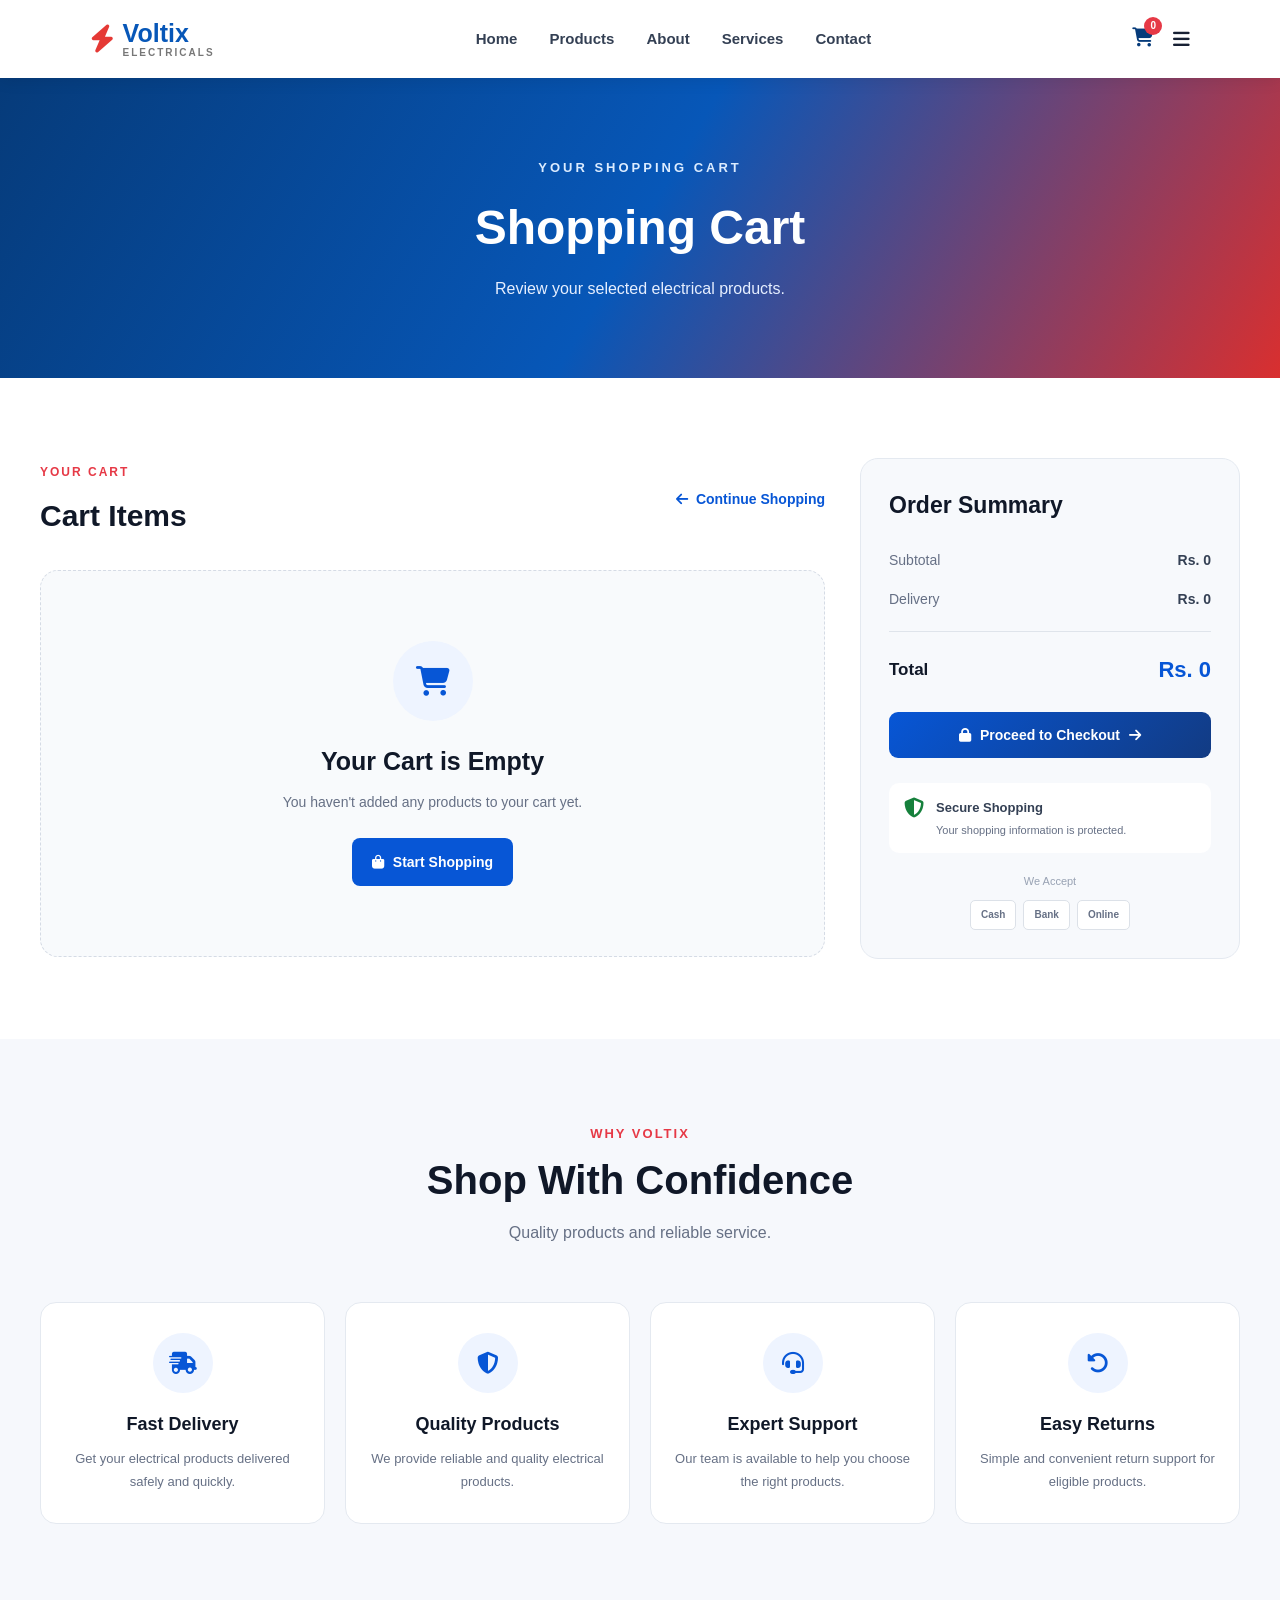
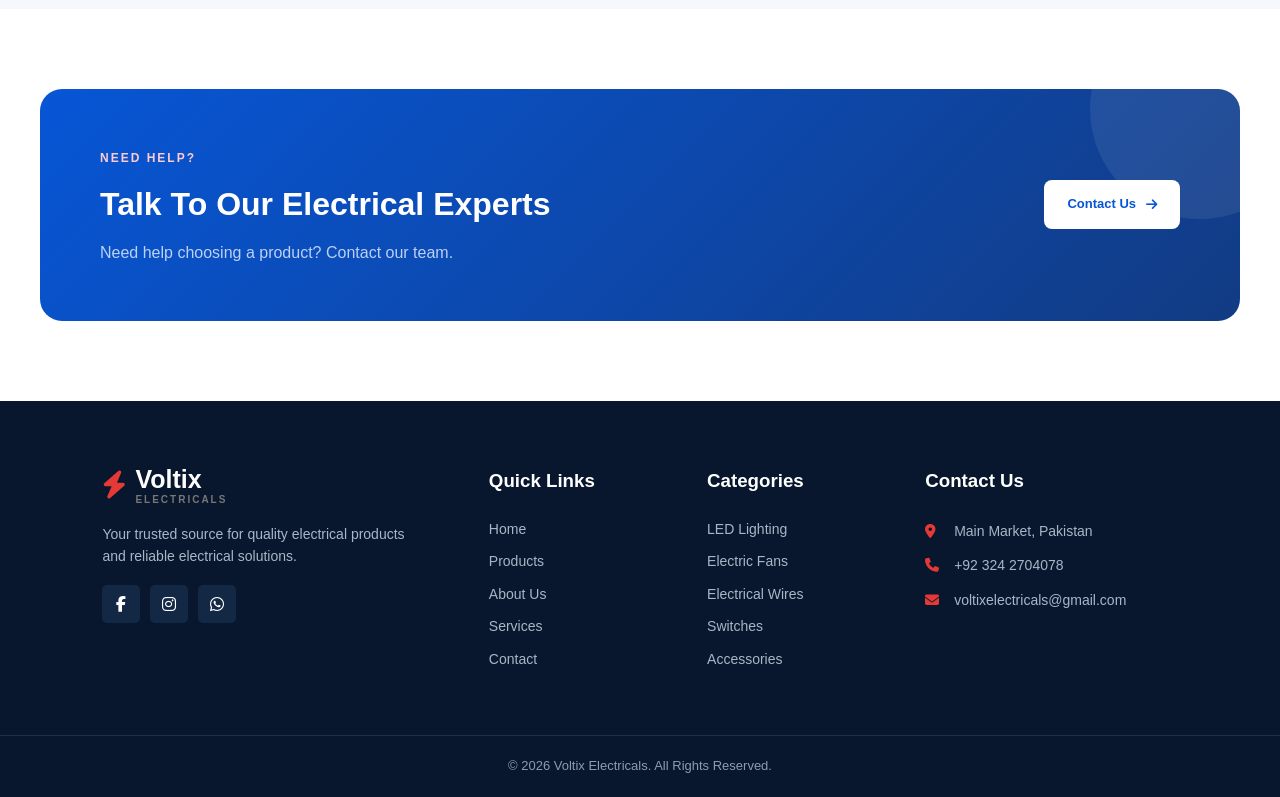
<file: cart.html>
<!DOCTYPE html>
<html lang="en">

<head>

    <meta charset="UTF-8">

    <meta name="viewport" content="width=device-width, initial-scale=1.0">

    <title>Shopping Cart | Voltix Electricals</title>

    <!-- Main CSS -->
    <link rel="stylesheet" href="style.css">

    <!-- Font Awesome -->
    <link rel="stylesheet"
        href="https://cdnjs.cloudflare.com/ajax/libs/font-awesome/6.5.2/css/all.min.css">

</head>


<body>


    <!-- ==================================================
         NAVBAR
    ================================================== -->

    <header class="navbar">

        <div class="logo">

            <i class="fa-solid fa-bolt"></i>

            <div>

                <span>Voltix</span>

                <small>Electricals</small>

            </div>

        </div>


        <nav>

            <a href="index.html">
                Home
            </a>

            <a href="products.html">
                Products
            </a>

            <a href="about.html">
                About
            </a>

            <a href="services.html">
                Services
            </a>

            <a href="contact.html">
                Contact
            </a>

        </nav>


        <div class="nav-icons">

            <a href="cart.html" class="active-cart">

                <i class="fa-solid fa-cart-shopping"></i>

                <span class="cart-count" id="cartCount">
                    0
                </span>

            </a>

            <i class="fa-solid fa-bars menu-icon"></i>

        </div>

    </header>



    <!-- ==================================================
         PAGE HEADER
    ================================================== -->

    <section class="page-header">

        <div>

            <span>
                YOUR SHOPPING CART
            </span>

            <h1>
                Shopping Cart
            </h1>

            <p>
                Review your selected electrical products.
            </p>

        </div>

    </section>



    <!-- ==================================================
         CART SECTION
    ================================================== -->

    <section class="cart-section">

        <div class="cart-container">


            <!-- ==================================================
                 CART PRODUCTS
            ================================================== -->

            <div class="cart-products">

                <div class="cart-heading">

                    <div>

                        <span>
                            YOUR CART
                        </span>

                        <h2>
                            Cart Items
                        </h2>

                    </div>

                    <a href="products.html" class="continue-shopping">

                        <i class="fa-solid fa-arrow-left"></i>

                        Continue Shopping

                    </a>

                </div>


                <!-- CART ITEMS WILL COME HERE -->

                <div id="cartItems">

                    <!-- JavaScript will add products here -->

                </div>


                <!-- EMPTY CART -->

                <div
                    id="emptyCart"
                    class="empty-cart">

                    <div class="empty-cart-icon">

                        <i class="fa-solid fa-cart-shopping"></i>

                    </div>

                    <h2>
                        Your Cart is Empty
                    </h2>

                    <p>
                        You haven't added any products to your cart yet.
                    </p>

                    <a
                        href="products.html"
                        class="shop-now-btn">

                        <i class="fa-solid fa-bag-shopping"></i>

                        Start Shopping

                    </a>

                </div>

            </div>



            <!-- ==================================================
                 CART SUMMARY
            ================================================== -->

            <div class="cart-summary">

                <h2>
                    Order Summary
                </h2>


                <div class="summary-row">

                    <span>
                        Subtotal
                    </span>

                    <strong id="cartSubtotal">
                        Rs. 0
                    </strong>

                </div>


                <div class="summary-row">

                    <span>
                        Delivery
                    </span>

                    <strong id="cartDelivery">
                        Rs. 0
                    </strong>

                </div>


                <div class="summary-divider"></div>


                <div class="summary-total">

                    <span>
                        Total
                    </span>

                    <strong id="cartTotal">
                        Rs. 0
                    </strong>

                </div>


                <!-- CHECKOUT BUTTON -->

                <button
                    class="checkout-btn"
                    id="checkoutBtn">

                    <i class="fa-solid fa-lock"></i>

                    Proceed to Checkout

                    <i class="fa-solid fa-arrow-right"></i>

                </button>


                <!-- PAYMENT INFO -->

                <div class="secure-payment">

                    <i class="fa-solid fa-shield-halved"></i>

                    <div>

                        <strong>
                            Secure Shopping
                        </strong>

                        <span>
                            Your shopping information is protected.
                        </span>

                    </div>

                </div>


                <!-- PAYMENT METHODS -->

                <div class="payment-methods">

                    <span>
                        We Accept
                    </span>

                    <div>

                        <span>
                            Cash
                        </span>

                        <span>
                            Bank
                        </span>

                        <span>
                            Online
                        </span>

                    </div>

                </div>

            </div>

        </div>

    </section>



    <!-- ==================================================
         WHY SHOP WITH US
    ================================================== -->

    <section class="cart-benefits">

        <div class="section-heading">

            <span>
                WHY VOLTIX
            </span>

            <h2>
                Shop With Confidence
            </h2>

            <p>
                Quality products and reliable service.
            </p>

        </div>


        <div class="benefits-grid">


            <!-- BENEFIT 1 -->

            <div class="benefit-card">

                <div class="benefit-icon">

                    <i class="fa-solid fa-truck-fast"></i>

                </div>

                <h3>
                    Fast Delivery
                </h3>

                <p>
                    Get your electrical products delivered
                    safely and quickly.
                </p>

            </div>


            <!-- BENEFIT 2 -->

            <div class="benefit-card">

                <div class="benefit-icon">

                    <i class="fa-solid fa-shield-halved"></i>

                </div>

                <h3>
                    Quality Products
                </h3>

                <p>
                    We provide reliable and quality electrical
                    products.
                </p>

            </div>


            <!-- BENEFIT 3 -->

            <div class="benefit-card">

                <div class="benefit-icon">

                    <i class="fa-solid fa-headset"></i>

                </div>

                <h3>
                    Expert Support
                </h3>

                <p>
                    Our team is available to help you choose
                    the right products.
                </p>

            </div>


            <!-- BENEFIT 4 -->

            <div class="benefit-card">

                <div class="benefit-icon">

                    <i class="fa-solid fa-rotate-left"></i>

                </div>

                <h3>
                    Easy Returns
                </h3>

                <p>
                    Simple and convenient return support for
                    eligible products.
                </p>

            </div>

        </div>

    </section>



    <!-- ==================================================
         CTA
    ================================================== -->

    <section class="cta">

        <div>

            <span>
                NEED HELP?
            </span>

            <h2>
                Talk To Our Electrical Experts
            </h2>

            <p>
                Need help choosing a product? Contact our team.
            </p>

        </div>


        <a
            href="contact.html"
            class="cta-btn">

            Contact Us

            <i class="fa-solid fa-arrow-right"></i>

        </a>

    </section>



    <!-- ==================================================
         FOOTER
    ================================================== -->

    <footer>

        <div class="footer-container">


            <!-- ABOUT -->

            <div class="footer-about">

                <div class="logo footer-logo">

                    <i class="fa-solid fa-bolt"></i>

                    <div>

                        <span>
                            Voltix
                        </span>

                        <small>
                            Electricals
                        </small>

                    </div>

                </div>


                <p>
                    Your trusted source for quality electrical
                    products and reliable electrical solutions.
                </p>


                <div class="social">

                    <a href="#">
                        <i class="fa-brands fa-facebook-f"></i>
                    </a>

                    <a href="#">
                        <i class="fa-brands fa-instagram"></i>
                    </a>

                    <a href="#">
                        <i class="fa-brands fa-whatsapp"></i>
                    </a>

                </div>

            </div>



            <!-- QUICK LINKS -->

            <div class="footer-links">

                <h3>
                    Quick Links
                </h3>

                <a href="index.html">
                    Home
                </a>

                <a href="products.html">
                    Products
                </a>

                <a href="about.html">
                    About Us
                </a>

                <a href="services.html">
                    Services
                </a>

                <a href="contact.html">
                    Contact
                </a>

            </div>



            <!-- CATEGORIES -->

            <div class="footer-links">

                <h3>
                    Categories
                </h3>

                <a href="products.html">
                    LED Lighting
                </a>

                <a href="products.html">
                    Electric Fans
                </a>

                <a href="products.html">
                    Electrical Wires
                </a>

                <a href="products.html">
                    Switches
                </a>

                <a href="products.html">
                    Accessories
                </a>

            </div>



            <!-- CONTACT -->

            <div class="footer-contact">

                <h3>
                    Contact Us
                </h3>

                <p>

                    <i class="fa-solid fa-location-dot"></i>

                    Main Market, Pakistan

                </p>


                <p>

                    <i class="fa-solid fa-phone"></i>

                    +92 324 2704078

                </p>


                <p>

                    <i class="fa-solid fa-envelope"></i>

                    voltixelectricals@gmail.com

                </p>

            </div>


        </div>


        <div class="copyright">

            <p>

                © 2026 Voltix Electricals.
                All Rights Reserved.

            </p>

        </div>

    </footer>



    <!-- ==================================================
         COMMON JS
    ================================================== -->

    <script src="js.js"></script>

</body>

</html>
</file>
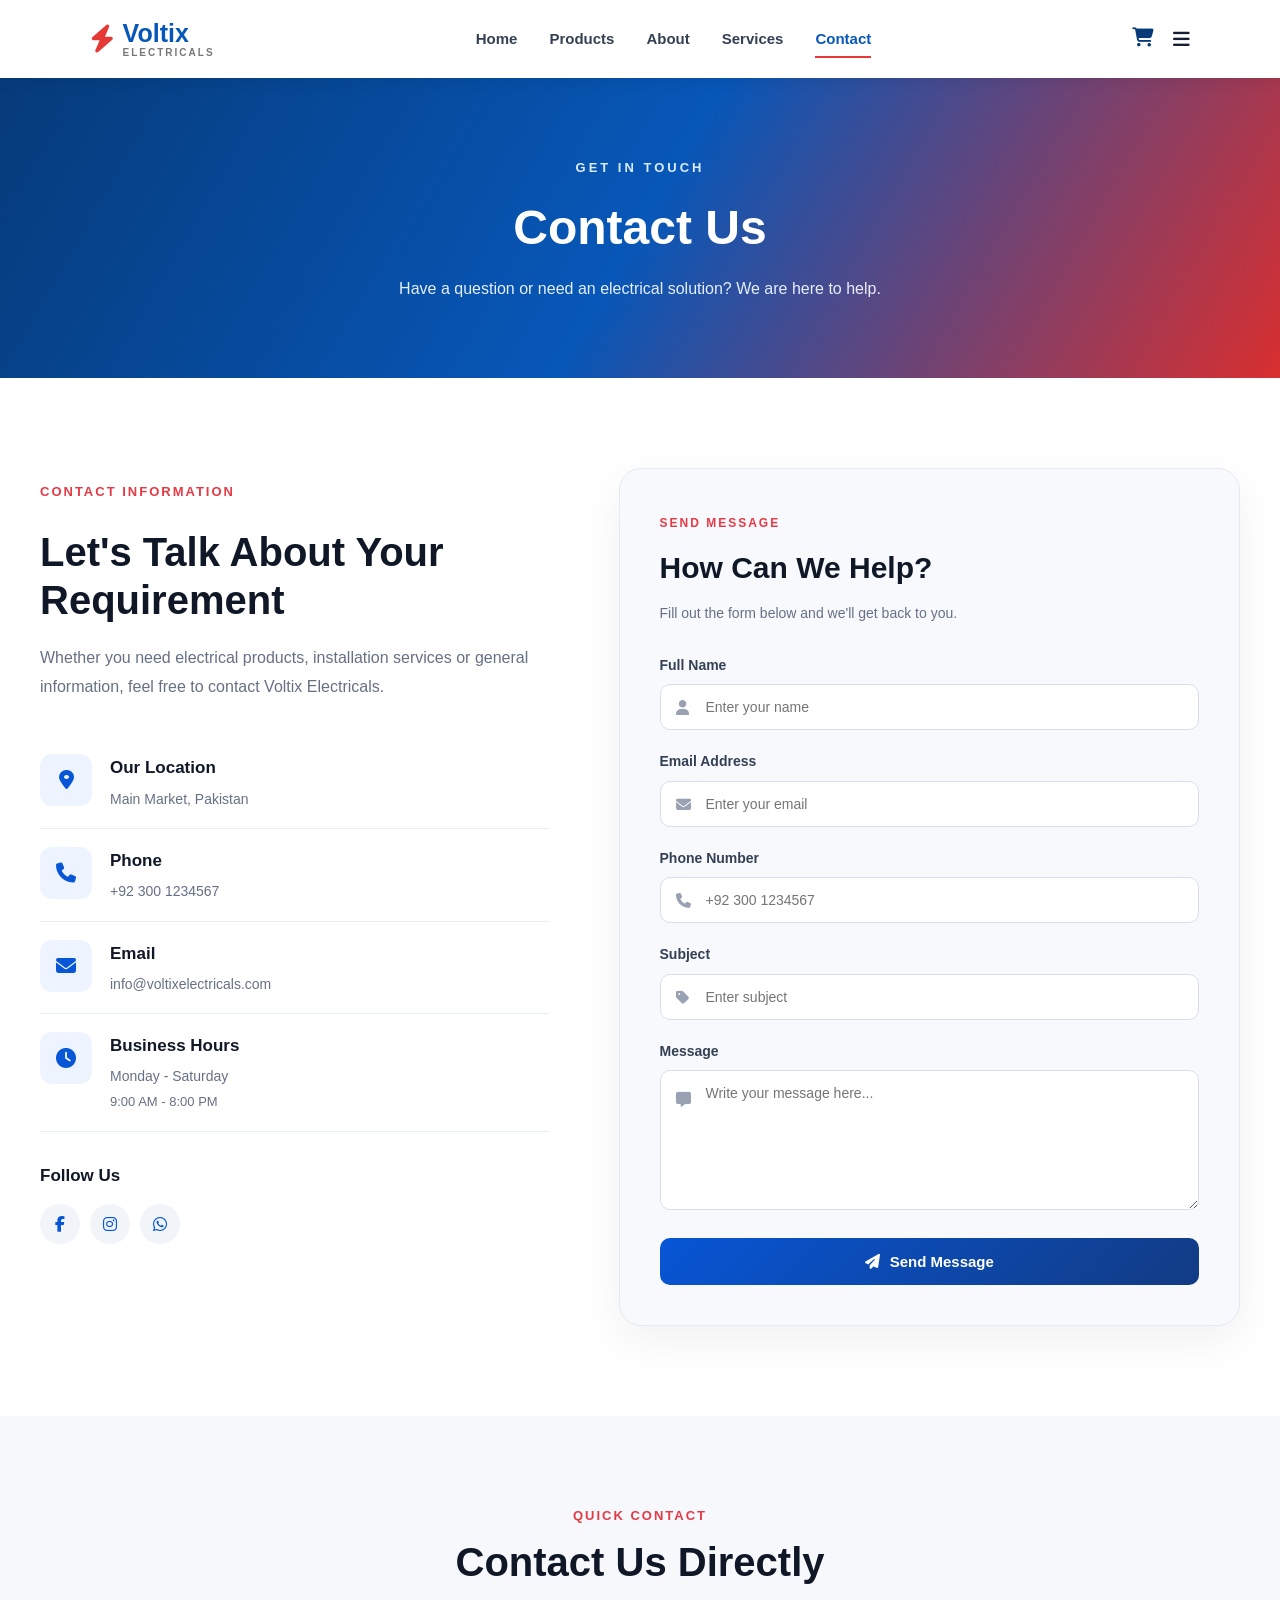
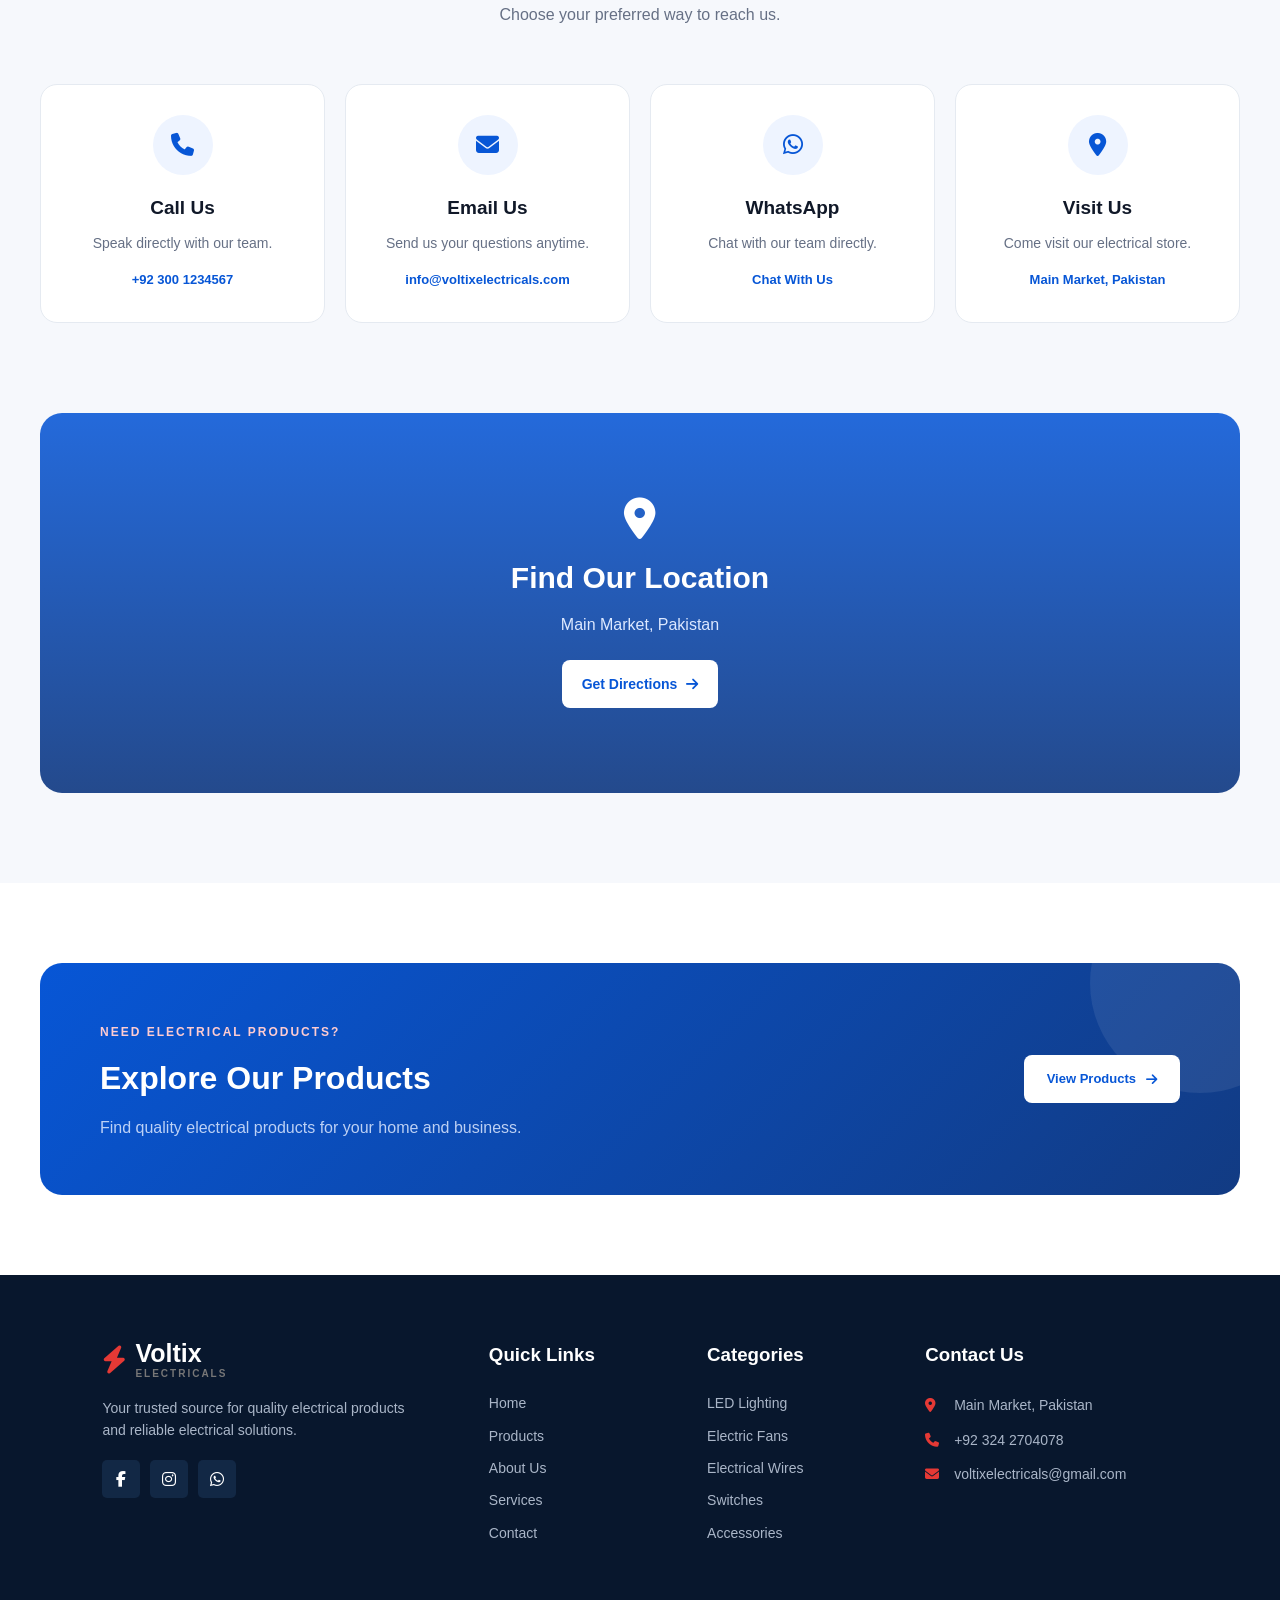
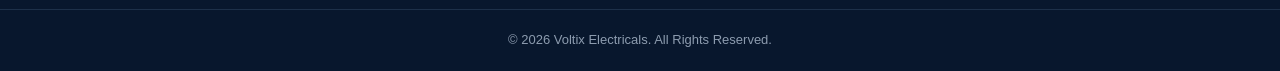
<file: contact.html>
<!DOCTYPE html>
<html lang="en">

<head>

    <meta charset="UTF-8">

    <meta name="viewport" content="width=device-width, initial-scale=1.0">

    <title>Contact | Voltix Electricals</title>

    <!-- Main CSS -->
    <link rel="stylesheet" href="style.css">

    <!-- Font Awesome -->
    <link rel="stylesheet"
        href="https://cdnjs.cloudflare.com/ajax/libs/font-awesome/6.5.2/css/all.min.css">

</head>


<body>


    <!-- ==================================================
         NAVBAR
    ================================================== -->

    <header class="navbar">

        <div class="logo">

            <i class="fa-solid fa-bolt"></i>

            <div>

                <span>Voltix</span>

                <small>Electricals</small>

            </div>

        </div>


        <nav>

            <a href="index.html">
                Home
            </a>

            <a href="products.html">
                Products
            </a>

            <a href="about.html">
                About
            </a>

            <a href="services.html">
                Services
            </a>

            <a href="contact.html" class="active">
                Contact
            </a>

        </nav>


        <div class="nav-icons">

            <a href="cart.html">

                <i class="fa-solid fa-cart-shopping"></i>

            </a>

            <i class="fa-solid fa-bars menu-icon"></i>

        </div>

    </header>



    <!-- ==================================================
         PAGE HEADER
    ================================================== -->

    <section class="page-header">

        <div>

            <span>
                GET IN TOUCH
            </span>

            <h1>
                Contact Us
            </h1>

            <p>
                Have a question or need an electrical solution?
                We are here to help.
            </p>

        </div>

    </section>



    <!-- ==================================================
         CONTACT SECTION
    ================================================== -->

    <section class="contact-section">

        <div class="contact-container">


            <!-- ==================================================
                 CONTACT INFORMATION
            ================================================== -->

            <div class="contact-info">

                <span class="section-label">
                    CONTACT INFORMATION
                </span>

                <h2>
                    Let's Talk About Your Requirement
                </h2>

                <p class="contact-intro">
                    Whether you need electrical products,
                    installation services or general information,
                    feel free to contact Voltix Electricals.
                </p>


                <!-- ADDRESS -->

                <div class="contact-info-box">

                    <div class="contact-icon">

                        <i class="fa-solid fa-location-dot"></i>

                    </div>

                    <div>

                        <h3>
                            Our Location
                        </h3>

                        <p>
                            Main Market, Pakistan
                        </p>

                    </div>

                </div>


                <!-- PHONE -->

                <div class="contact-info-box">

                    <div class="contact-icon">

                        <i class="fa-solid fa-phone"></i>

                    </div>

                    <div>

                        <h3>
                            Phone
                        </h3>

                        <p>
                            +92 300 1234567
                        </p>

                    </div>

                </div>


                <!-- EMAIL -->

                <div class="contact-info-box">

                    <div class="contact-icon">

                        <i class="fa-solid fa-envelope"></i>

                    </div>

                    <div>

                        <h3>
                            Email
                        </h3>

                        <p>
                            info@voltixelectricals.com
                        </p>

                    </div>

                </div>


                <!-- HOURS -->

                <div class="contact-info-box">

                    <div class="contact-icon">

                        <i class="fa-solid fa-clock"></i>

                    </div>

                    <div>

                        <h3>
                            Business Hours
                        </h3>

                        <p>
                            Monday - Saturday
                        </p>

                        <small>
                            9:00 AM - 8:00 PM
                        </small>

                    </div>

                </div>


                <!-- SOCIAL -->

                <div class="contact-social">

                    <h3>
                        Follow Us
                    </h3>

                    <div>

                        <a href="#">
                            <i class="fa-brands fa-facebook-f"></i>
                        </a>

                        <a href="#">
                            <i class="fa-brands fa-instagram"></i>
                        </a>

                        <a href="#">
                            <i class="fa-brands fa-whatsapp"></i>
                        </a>

                    </div>

                </div>

            </div>



            <!-- ==================================================
                 CONTACT FORM
            ================================================== -->

            <div class="contact-form-wrapper">

                <div class="form-heading">

                    <span>
                        SEND MESSAGE
                    </span>

                    <h2>
                        How Can We Help?
                    </h2>

                    <p>
                        Fill out the form below and we'll get
                        back to you.
                    </p>

                </div>


                <form id="contactForm">


                    <!-- NAME -->

                    <div class="form-group">

                        <label for="contactName">
                            Full Name
                        </label>

                        <div class="input-box">

                            <i class="fa-solid fa-user"></i>

                            <input
                                type="text"
                                id="contactName"
                                name="name"
                                placeholder="Enter your name"
                                required>

                        </div>

                    </div>


                    <!-- EMAIL -->

                    <div class="form-group">

                        <label for="contactEmail">
                            Email Address
                        </label>

                        <div class="input-box">

                            <i class="fa-solid fa-envelope"></i>

                            <input
                                type="email"
                                id="contactEmail"
                                name="email"
                                placeholder="Enter your email"
                                required>

                        </div>

                    </div>


                    <!-- PHONE -->

                    <div class="form-group">

                        <label for="contactPhone">
                            Phone Number
                        </label>

                        <div class="input-box">

                            <i class="fa-solid fa-phone"></i>

                            <input
                                type="tel"
                                id="contactPhone"
                                name="phone"
                                placeholder="+92 300 1234567"
                                required>

                        </div>

                    </div>


                    <!-- SUBJECT -->

                    <div class="form-group">

                        <label for="contactSubject">
                            Subject
                        </label>

                        <div class="input-box">

                            <i class="fa-solid fa-tag"></i>

                            <input
                                type="text"
                                id="contactSubject"
                                name="subject"
                                placeholder="Enter subject"
                                required>

                        </div>

                    </div>


                    <!-- MESSAGE -->

                    <div class="form-group">

                        <label for="contactMessage">
                            Message
                        </label>

                        <div class="textarea-box">

                            <i class="fa-solid fa-message"></i>

                            <textarea
                                id="contactMessage"
                                name="message"
                                rows="6"
                                placeholder="Write your message here..."
                                required></textarea>

                        </div>

                    </div>


                    <!-- SUBMIT -->

                    <button
                        type="submit"
                        class="contact-submit-btn">

                        <i class="fa-solid fa-paper-plane"></i>

                        Send Message

                    </button>


                    <!-- SUCCESS MESSAGE -->

                    <div
                        id="contactSuccess"
                        class="contact-success">

                        <i class="fa-solid fa-circle-check"></i>

                        Your message has been saved successfully!

                    </div>


                </form>

            </div>

        </div>

    </section>



    <!-- ==================================================
         QUICK CONTACT CARDS
    ================================================== -->

    <section class="quick-contact">

        <div class="section-heading">

            <span>
                QUICK CONTACT
            </span>

            <h2>
                Contact Us Directly
            </h2>

            <p>
                Choose your preferred way to reach us.
            </p>

        </div>


        <div class="quick-contact-grid">


            <!-- CALL -->

            <div class="quick-contact-card">

                <div class="quick-icon">

                    <i class="fa-solid fa-phone"></i>

                </div>

                <h3>
                    Call Us
                </h3>

                <p>
                    Speak directly with our team.
                </p>

                <a href="tel:+923001234567">
                    +92 300 1234567
                </a>

            </div>



            <!-- EMAIL -->

            <div class="quick-contact-card">

                <div class="quick-icon">

                    <i class="fa-solid fa-envelope"></i>

                </div>

                <h3>
                    Email Us
                </h3>

                <p>
                    Send us your questions anytime.
                </p>

                <a href="mailto:info@voltixelectricals.com">
                    info@voltixelectricals.com
                </a>

            </div>



            <!-- WHATSAPP -->

            <div class="quick-contact-card">

                <div class="quick-icon">

                    <i class="fa-brands fa-whatsapp"></i>

                </div>

                <h3>
                    WhatsApp
                </h3>

                <p>
                    Chat with our team directly.
                </p>

                <a href="#">
                    Chat With Us
                </a>

            </div>



            <!-- LOCATION -->

            <div class="quick-contact-card">

                <div class="quick-icon">

                    <i class="fa-solid fa-location-dot"></i>

                </div>

                <h3>
                    Visit Us
                </h3>

                <p>
                    Come visit our electrical store.
                </p>

                <a href="#">
                    Main Market, Pakistan
                </a>

            </div>


        </div>

    </section>



    <!-- ==================================================
         MAP / LOCATION
    ================================================== -->

    <section class="map-section">

        <div class="map-container">

            <div class="map-content">

                <i class="fa-solid fa-location-dot"></i>

                <h2>
                    Find Our Location
                </h2>

                <p>
                    Main Market, Pakistan
                </p>

                <a href="#" class="map-btn">

                    Get Directions

                    <i class="fa-solid fa-arrow-right"></i>

                </a>

            </div>

        </div>

    </section>



    <!-- ==================================================
         CTA
    ================================================== -->

    <section class="cta">

        <div>

            <span>
                NEED ELECTRICAL PRODUCTS?
            </span>

            <h2>
                Explore Our Products
            </h2>

            <p>
                Find quality electrical products for your home
                and business.
            </p>

        </div>


        <a href="products.html" class="cta-btn">

            View Products

            <i class="fa-solid fa-arrow-right"></i>

        </a>

    </section>



    <!-- ==================================================
         FOOTER
    ================================================== -->

    <footer>

        <div class="footer-container">


            <!-- ABOUT -->

            <div class="footer-about">

                <div class="logo footer-logo">

                    <i class="fa-solid fa-bolt"></i>

                    <div>

                        <span>
                            Voltix
                        </span>

                        <small>
                            Electricals
                        </small>

                    </div>

                </div>


                <p>
                    Your trusted source for quality electrical
                    products and reliable electrical solutions.
                </p>


                <div class="social">

                    <a href="#">
                        <i class="fa-brands fa-facebook-f"></i>
                    </a>

                    <a href="#">
                        <i class="fa-brands fa-instagram"></i>
                    </a>

                    <a href="#">
                        <i class="fa-brands fa-whatsapp"></i>
                    </a>

                </div>

            </div>



            <!-- QUICK LINKS -->

            <div class="footer-links">

                <h3>
                    Quick Links
                </h3>

                <a href="index.html">
                    Home
                </a>

                <a href="products.html">
                    Products
                </a>

                <a href="about.html">
                    About Us
                </a>

                <a href="services.html">
                    Services
                </a>

                <a href="contact.html">
                    Contact
                </a>

            </div>



            <!-- CATEGORIES -->

            <div class="footer-links">

                <h3>
                    Categories
                </h3>

                <a href="products.html">
                    LED Lighting
                </a>

                <a href="products.html">
                    Electric Fans
                </a>

                <a href="products.html">
                    Electrical Wires
                </a>

                <a href="products.html">
                    Switches
                </a>

                <a href="products.html">
                    Accessories
                </a>

            </div>



            <!-- CONTACT -->

            <div class="footer-contact">

                <h3>
                    Contact Us
                </h3>

                <p>

                    <i class="fa-solid fa-location-dot"></i>

                    Main Market, Pakistan

                </p>


                <p>

                    <i class="fa-solid fa-phone"></i>

                    +92 324 2704078

                </p>


                <p>

                    <i class="fa-solid fa-envelope"></i>

                    voltixelectricals@gmail.com
                </p>

            </div>


        </div>


        <div class="copyright">

            <p>

                © 2026 Voltix Electricals.
                All Rights Reserved.

            </p>

        </div>

    </footer>



    <!-- COMMON JS -->

    <script src="js.js"></script>

</body>

</html>
</file>
<file: style.css>
/* =====================================================
   GLOBAL
===================================================== */

* {
    margin: 0;
    padding: 0;
    box-sizing: border-box;
}

html {
    scroll-behavior: smooth;
}

body {
    font-family: Arial, Helvetica, sans-serif;
    color: #172033;
    background: #ffffff;
    line-height: 1.6;
}

a {
    text-decoration: none;
    color: inherit;
}

img {
    max-width: 100%;
    display: block;
}


/* =====================================================
   COLORS
===================================================== */

:root {

    --blue: #0757b8;

    --dark-blue: #063b7a;

    --light-blue: #eaf3ff;

    --red: #e53935;

    --dark-red: #c62828;

    --dark: #101828;

    --gray: #667085;

    --light: #f4f8ff;

    --white: #ffffff;

    --border: #e4e7ec;

}


/* =====================================================
   NAVBAR
===================================================== */

.navbar {

    height: 78px;

    padding: 0 7%;

    display: flex;

    align-items: center;

    justify-content: space-between;

    background: #ffffff;

    box-shadow: 0 3px 15px rgba(0, 0, 0, 0.08);

    position: sticky;

    top: 0;

    z-index: 1000;

}


/* LOGO */

.logo {

    display: flex;

    align-items: center;

    gap: 8px;

    color: var(--blue);

    font-size: 25px;

    font-weight: bold;

}

.logo > i {

    color: var(--red);

    font-size: 28px;

}

.logo div {

    display: flex;

    flex-direction: column;

    line-height: 1.1;

}

.logo span {

    font-size: 25px;

}

.logo small {

    font-size: 10px;

    color: #777;

    letter-spacing: 2px;

    text-transform: uppercase;

}


/* NAV LINKS */

.navbar nav {

    display: flex;

    align-items: center;

    gap: 32px;

}

.navbar nav a {

    color: #344054;

    font-size: 15px;

    font-weight: 600;

    position: relative;

    transition: 0.3s;

}

.navbar nav a::after {

    content: "";

    position: absolute;

    width: 0;

    height: 2px;

    background: var(--red);

    bottom: -7px;

    left: 0;

    transition: 0.3s;

}

.navbar nav a:hover,

.navbar nav a.active {

    color: var(--blue);

}

.navbar nav a:hover::after,

.navbar nav a.active::after {

    width: 100%;

}


/* NAV ICONS */

.nav-icons {

    display: flex;

    align-items: center;

    gap: 20px;

}

.nav-icons a {

    color: var(--dark-blue);

}

.nav-icons i {

    font-size: 19px;

    cursor: pointer;

}

.menu-icon {

    display: none;

}


/* =====================================================
   HERO
===================================================== */

.hero {

    min-height: 620px;

    padding: 70px 8%;

    display: flex;

    align-items: center;

    justify-content: space-between;

    gap: 40px;

    background:
        linear-gradient(
            120deg,
            #eef6ff,
            #ffffff
        );

    overflow: hidden;

}


/* HERO CONTENT */

.hero-content {

    width: 52%;

}

.hero-tag {

    display: inline-flex;

    align-items: center;

    gap: 7px;

    padding: 8px 15px;

    background: #e4f0ff;

    color: var(--blue);

    border-radius: 30px;

    font-size: 13px;

    font-weight: bold;

}

.hero-tag i {

    color: var(--red);

}


.hero h1 {

    font-size: 58px;

    line-height: 1.1;

    color: var(--dark);

    margin: 22px 0;

}

.hero h1 span {

    color: var(--blue);

}


.hero p {

    max-width: 580px;

    color: var(--gray);

    font-size: 17px;

    margin-bottom: 30px;

}


/* HERO BUTTONS */

.hero-buttons {

    display: flex;

    align-items: center;

    gap: 15px;

}

.btn {

    display: inline-flex;

    align-items: center;

    justify-content: center;

    gap: 10px;

    padding: 14px 25px;

    border-radius: 7px;

    font-weight: bold;

    transition: 0.3s;

}


/* PRIMARY BUTTON */

.primary-btn {

    color: white;

    background: var(--blue);

}

.primary-btn:hover {

    background: var(--dark-blue);

    transform: translateY(-3px);

}


/* SECONDARY BUTTON */

.secondary-btn {

    color: var(--blue);

    border: 2px solid var(--blue);

}

.secondary-btn:hover {

    background: var(--blue);

    color: white;

}


/* =====================================================
   HERO RIGHT SIDE
===================================================== */

.hero-image {

    width: 43%;

    height: 430px;

    position: relative;

    display: flex;

    align-items: center;

    justify-content: center;

}


/* CIRCLE */

.circle-bg {

    width: 350px;

    height: 350px;

    border-radius: 50%;

    background:
        linear-gradient(
            135deg,
            var(--blue),
            var(--red)
        );

    box-shadow:
        0 25px 60px rgba(7, 87, 184, 0.25);

}


/* FLOATING ICON BOXES */

.electric-icon {

    width: 100px;

    height: 100px;

    position: absolute;

    display: flex;

    align-items: center;

    justify-content: center;

    background: white;

    border-radius: 20px;

    box-shadow:
        0 15px 35px rgba(0, 0, 0, 0.18);

    animation: floating 3s ease-in-out infinite;

}

.electric-icon i {

    font-size: 45px;

    color: var(--blue);

}

.electric-icon.bulb {

    top: 35px;

    right: 50px;

}

.electric-icon.plug {

    bottom: 35px;

    left: 40px;

    animation-delay: 0.5s;

}

.electric-icon.fan {

    bottom: 40px;

    right: 30px;

    animation-delay: 1s;

}

.electric-icon.fan i {

    color: var(--red);

}


/* FLOATING ANIMATION */

@keyframes floating {

    0% {

        transform: translateY(0);

    }

    50% {

        transform: translateY(-12px);

    }

    100% {

        transform: translateY(0);

    }

}


/* =====================================================
   COMMON SECTION
===================================================== */

section {

    padding: 90px 8%;

}


/* SECTION HEADING */

.section-heading {

    text-align: center;

    margin-bottom: 50px;

}

.section-heading > span {

    color: var(--red);

    font-size: 13px;

    font-weight: bold;

    letter-spacing: 2px;

}

.section-heading h2 {

    font-size: 38px;

    line-height: 1.2;

    margin: 8px 0;

}

.section-heading h2 span {

    color: var(--blue);

}

.section-heading p {

    color: var(--gray);

    font-size: 15px;

}


/* =====================================================
   CATEGORIES
===================================================== */

.categories {

    background: white;

}


.category-container {

    display: grid;

    grid-template-columns:
        repeat(4, 1fr);

    gap: 22px;

}


/* CATEGORY CARD */

.category-card {

    padding: 30px 23px;

    text-align: center;

    background: white;

    border: 1px solid var(--border);

    border-radius: 12px;

    transition: 0.3s;

}

.category-card:hover {

    transform: translateY(-8px);

    border-color: #b8d5f7;

    box-shadow:
        0 15px 35px rgba(7, 87, 184, 0.12);

}


/* CATEGORY ICON */

.category-icon {

    width: 70px;

    height: 70px;

    margin: auto;

    display: flex;

    align-items: center;

    justify-content: center;

    border-radius: 50%;

    background: var(--light-blue);

}

.category-icon i {

    color: var(--blue);

    font-size: 28px;

}


.category-card h3 {

    margin: 18px 0 8px;

    font-size: 19px;

}


.category-card p {

    color: var(--gray);

    font-size: 14px;

    margin-bottom: 15px;

}


.category-card a {

    color: var(--red);

    font-size: 14px;

    font-weight: bold;

}


/* =====================================================
   FEATURED PRODUCTS
===================================================== */

.featured {

    background: var(--light);

}


/* PRODUCT GRID */

.product-container {

    display: grid;

    grid-template-columns:
        repeat(4, 1fr);

    gap: 22px;

}


/* PRODUCT CARD */

.product-card {

    background: white;

    border-radius: 12px;

    overflow: hidden;

    border: 1px solid #edf0f5;

    box-shadow:
        0 5px 20px rgba(0, 0, 0, 0.05);

    transition: 0.3s;

}

.product-card:hover {

    transform: translateY(-7px);

    box-shadow:
        0 15px 35px rgba(7, 87, 184, 0.12);

}


/* PRODUCT IMAGE */

.product-image {

    width: 100%;

    height: 230px;

    background: #eef5ff;

    position: relative;

    overflow: hidden;

    display: flex;

    align-items: center;

    justify-content: center;

}

.product-image img {

    width: 100%;

    height: 100%;

    object-fit: cover;

    transition: 0.4s;

}

.product-card:hover .product-image img {

    transform: scale(1.07);

}


/* SALE BADGE */

.sale {

    position: absolute;

    top: 15px;

    left: 15px;

    z-index: 2;

    background: var(--red);

    color: white;

    padding: 5px 10px;

    border-radius: 4px;

    font-size: 11px;

    font-weight: bold;

}


/* PRODUCT INFO */

.product-info {

    padding: 20px;

}

.product-info small {

    color: var(--blue);

    font-size: 12px;

    font-weight: bold;

}

.product-info h3 {

    font-size: 17px;

    margin: 5px 0 10px;

    line-height: 1.4;

}


/* PRICE */

.price {

    color: var(--red);

    font-size: 20px;

    font-weight: bold;

    margin-bottom: 15px;

}


/* PRODUCT BUTTON */

.product-btn {

    display: block;

    text-align: center;

    padding: 10px;

    border-radius: 6px;

    color: white;

    background: var(--blue);

    font-size: 14px;

    font-weight: bold;

    transition: 0.3s;

}

.product-btn:hover {

    background: var(--dark-blue);

}


/* CENTER BUTTON */

.center-btn {

    text-align: center;

    margin-top: 40px;

}


/* =====================================================
   WHY CHOOSE US
===================================================== */

.why-us {

    display: flex;

    align-items: center;

    justify-content: space-between;

    gap: 70px;

    background: white;

}


.why-content {

    width: 60%;

}


.why-content > span {

    color: var(--red);

    font-size: 13px;

    font-weight: bold;

    letter-spacing: 2px;

}


.why-content h2 {

    font-size: 38px;

    line-height: 1.2;

    margin: 10px 0 15px;

}


.why-content h2 span {

    color: var(--blue);

}


.why-content > p {

    color: var(--gray);

    margin-bottom: 30px;

}


/* FEATURES */

.features {

    display: flex;

    flex-direction: column;

    gap: 20px;

}


.feature {

    display: flex;

    align-items: center;

    gap: 18px;

}


/* FEATURE ICON */

.feature-icon {

    min-width: 55px;

    width: 55px;

    height: 55px;

    display: flex;

    align-items: center;

    justify-content: center;

    background: var(--light-blue);

    border-radius: 10px;

}


.feature-icon i {

    color: var(--blue);

    font-size: 22px;

}


.feature h3 {

    font-size: 17px;

}


.feature p {

    color: var(--gray);

    font-size: 13px;

}


/* WHY BOX */

.why-box {

    width: 330px;

    min-height: 330px;

    padding: 35px;

    border-radius: 25px;

    display: flex;

    flex-direction: column;

    align-items: center;

    justify-content: center;

    text-align: center;

    color: white;

    background:
        linear-gradient(
            145deg,
            var(--blue),
            var(--dark-blue)
        );

    box-shadow:
        15px 20px 40px rgba(7, 87, 184, 0.25);

}


.why-box i {

    font-size: 60px;

    color: #ffcc00;

    margin-bottom: 20px;

}


.why-box h3 {

    font-size: 25px;

    line-height: 1.3;

}


.why-box p {

    margin-top: 12px;

    opacity: 0.85;

}


/* =====================================================
   CTA
===================================================== */

.cta {

    padding: 55px 8%;

    display: flex;

    align-items: center;

    justify-content: space-between;

    gap: 30px;

    color: white;

    background:
        linear-gradient(
            100deg,
            var(--blue),
            #0c6bd8
        );

}


.cta span {

    color: #dbeaff;

    font-size: 12px;

    font-weight: bold;

    letter-spacing: 2px;

}


.cta h2 {

    font-size: 32px;

    margin: 5px 0;

}


.cta p {

    opacity: 0.85;

}


/* CTA BUTTON */

.cta-btn {

    display: flex;

    align-items: center;

    gap: 10px;

    padding: 14px 25px;

    border-radius: 7px;

    background: var(--red);

    color: white;

    font-weight: bold;

    white-space: nowrap;

    transition: 0.3s;

}

.cta-btn:hover {

    background: var(--dark-red);

    transform: translateY(-3px);

}


/* =====================================================
   FOOTER
===================================================== */

footer {

    background: #08172d;

    color: white;

}


/* FOOTER GRID */

.footer-container {

    padding: 65px 8%;

    display: grid;

    grid-template-columns:
        2fr 1fr 1fr 1.5fr;

    gap: 50px;

}


/* FOOTER ABOUT */

.footer-about > p {

    max-width: 320px;

    margin: 18px 0;

    color: #aab6c8;

    font-size: 14px;

}


/* FOOTER LOGO */

.footer-logo {

    color: white;

}


/* SOCIAL */

.social {

    display: flex;

    gap: 10px;

}

.social a {

    width: 38px;

    height: 38px;

    display: flex;

    align-items: center;

    justify-content: center;

    background: #122845;

    border-radius: 5px;

    transition: 0.3s;

}

.social a:hover {

    background: var(--red);

    transform: translateY(-3px);

}


/* FOOTER LINKS */

.footer-links {

    display: flex;

    flex-direction: column;

    gap: 10px;

}


.footer-links h3,

.footer-contact h3 {

    margin-bottom: 12px;

}


.footer-links a {

    color: #aab6c8;

    font-size: 14px;

    transition: 0.3s;

}


.footer-links a:hover {

    color: white;

    padding-left: 5px;

}


/* CONTACT */

.footer-contact {

    display: flex;

    flex-direction: column;

    gap: 12px;

}


.footer-contact p {

    color: #aab6c8;

    font-size: 14px;

}


.footer-contact p i {

    width: 25px;

    color: var(--red);

}


/* COPYRIGHT */

.copyright {

    padding: 20px;

    text-align: center;

    border-top: 1px solid #1d3049;

    color: #8d9caf;

    font-size: 13px;

}


/* =====================================================
   TABLET
===================================================== */

@media (max-width: 1000px) {

    .navbar {

        padding: 0 5%;

    }


    .navbar nav {

        gap: 18px;

    }


    .hero {

        padding: 60px 5%;

    }


    .hero h1 {

        font-size: 48px;

    }


    .category-container {

        grid-template-columns:
            repeat(2, 1fr);

    }


    .product-container {

        grid-template-columns:
            repeat(2, 1fr);

    }


    .why-us {

        gap: 40px;

    }


    .why-content {

        width: 55%;

    }


    .footer-container {

        grid-template-columns:
            repeat(2, 1fr);

    }

}


/* =====================================================
   MOBILE
===================================================== */

@media (max-width: 700px) {


    /* NAVBAR */

    .navbar {

        height: 70px;

        padding: 0 5%;

    }


    .navbar nav {

        display: none;

        position: absolute;

        top: 70px;

        left: 0;

        width: 100%;

        padding: 20px;

        background: white;

        flex-direction: column;

        align-items: center;

        gap: 20px;

        box-shadow:
            0 8px 20px rgba(0, 0, 0, 0.1);

    }


    .navbar nav.show {

        display: flex;

    }


    .menu-icon {

        display: block;

    }


    /* HERO */

    .hero {

        padding: 55px 5%;

        flex-direction: column;

        text-align: center;

    }


    .hero-content {

        width: 100%;

    }


    .hero h1 {

        font-size: 40px;

    }


    .hero p {

        font-size: 15px;

        margin-left: auto;

        margin-right: auto;

    }


    .hero-buttons {

        flex-direction: column;

    }


    .hero-buttons .btn {

        width: 100%;

    }


    /* HERO IMAGE */

    .hero-image {

        width: 100%;

        height: 320px;

        margin-top: 30px;

    }


    .circle-bg {

        width: 250px;

        height: 250px;

    }


    .electric-icon {

        width: 75px;

        height: 75px;

    }


    .electric-icon i {

        font-size: 32px;

    }


    .electric-icon.bulb {

        top: 20px;

        right: 30px;

    }


    .electric-icon.plug {

        bottom: 20px;

        left: 20px;

    }


    .electric-icon.fan {

        bottom: 25px;

        right: 10px;

    }


    /* SECTIONS */

    section {

        padding: 65px 5%;

    }


    .section-heading {

        margin-bottom: 35px;

    }


    .section-heading h2 {

        font-size: 30px;

    }


    /* CATEGORIES */

    .category-container {

        grid-template-columns: 1fr;

    }


    /* PRODUCTS */

    .product-container {

        grid-template-columns: 1fr;

    }


    .product-image {

        height: 250px;

    }


    /* WHY */

    .why-us {

        flex-direction: column;

        gap: 45px;

    }


    .why-content {

        width: 100%;

    }


    .why-content h2 {

        font-size: 30px;

    }


    .why-box {

        width: 100%;

        min-height: 280px;

    }


    /* CTA */

    .cta {

        flex-direction: column;

        text-align: center;

        padding: 45px 5%;

    }


    .cta h2 {

        font-size: 27px;

    }


    .cta-btn {

        width: 100%;

        justify-content: center;

    }


    /* FOOTER */

    .footer-container {

        grid-template-columns: 1fr;

        padding: 50px 5%;

        gap: 35px;

    }

}


/* =====================================================
   SMALL MOBILE
===================================================== */

@media (max-width: 400px) {

    .logo span {

        font-size: 21px;

    }


    .logo small {

        font-size: 8px;

    }


    .hero h1 {

        font-size: 34px;

    }


    .section-heading h2 {

        font-size: 27px;

    }


    .product-image {

        height: 220px;

    }

}

/* =====================================================
   PRODUCTS PAGE
===================================================== */


/* ================= PAGE HEADER ================= */

.page-header {
    min-height: 300px;
    padding: 70px 8%;

    display: flex;
    align-items: center;
    justify-content: center;

    text-align: center;

    color: white;

    background: linear-gradient(
        120deg,
        #063b7a,
        #0757b8,
        #d92f2f
    );
}

.page-header span {
    font-size: 13px;
    font-weight: bold;
    letter-spacing: 3px;
    color: #dcecff;
}

.page-header h1 {
    font-size: 48px;
    margin: 10px 0;
}

.page-header p {
    color: #e6efff;
    font-size: 16px;
}


/* ================= PRODUCTS SECTION ================= */

.products-section {
    background: #f6f9fd;
}


/* ================= SEARCH + FILTER ================= */

.product-tools {
    margin-bottom: 45px;
}


/* SEARCH BOX */

.search-box {
    width: 100%;
    max-width: 650px;

    margin: 0 auto 25px;

    position: relative;
}

.search-box i {
    position: absolute;

    left: 18px;
    top: 50%;

    transform: translateY(-50%);

    color: #667085;
}

.search-box input {
    width: 100%;
    height: 55px;

    padding: 0 20px 0 50px;

    border: 1px solid #d9e1ec;

    border-radius: 8px;

    outline: none;

    background: white;

    font-size: 15px;

    transition: 0.3s;
}

.search-box input:focus {
    border-color: #0757b8;

    box-shadow:
        0 0 0 3px rgba(7, 87, 184, 0.1);
}


/* ================= FILTER BUTTONS ================= */

.filter-buttons {
    display: flex;

    justify-content: center;

    flex-wrap: wrap;

    gap: 10px;
}

.filter-btn {
    border: 1px solid #d5dce7;

    background: white;

    color: #344054;

    padding: 10px 18px;

    border-radius: 6px;

    font-size: 14px;

    font-weight: 600;

    cursor: pointer;

    transition: 0.3s;
}

.filter-btn:hover {
    border-color: #0757b8;

    color: #0757b8;
}

.filter-btn.active {
    background: #0757b8;

    color: white;

    border-color: #0757b8;
}


/* ================= PRODUCTS GRID ================= */

.products-grid {
    display: grid;

    grid-template-columns: repeat(4, 1fr);

    gap: 24px;
}


/* ================= PRODUCT CARD ================= */

.shop-product-card {
    background: white;

    border: 1px solid #e6eaf0;

    border-radius: 12px;

    overflow: hidden;

    box-shadow:
        0 5px 20px rgba(0, 0, 0, 0.05);

    transition: 0.3s;
}

.shop-product-card:hover {
    transform: translateY(-7px);

    box-shadow:
        0 15px 35px rgba(7, 87, 184, 0.12);
}


/* ================= PRODUCT IMAGE ================= */

.shop-product-image {
    width: 100%;
    height: 230px;

    background: #edf5ff;

    position: relative;

    display: flex;

    align-items: center;

    justify-content: center;

    overflow: hidden;
}

.shop-product-image img {
    width: 100%;
    height: 100%;

    object-fit: cover;

    transition: 0.4s;
}

.shop-product-card:hover
.shop-product-image img {
    transform: scale(1.07);
}


/* ================= PRODUCT BADGE ================= */

.product-badge {
    position: absolute;

    top: 14px;
    left: 14px;

    z-index: 2;

    background: #e53935;

    color: white;

    padding: 5px 9px;

    border-radius: 4px;

    font-size: 10px;

    font-weight: bold;
}


/* ================= PRODUCT INFORMATION ================= */

.shop-product-info {
    padding: 20px;
}

.product-category {
    color: #0757b8;

    font-size: 12px;

    font-weight: bold;

    text-transform: uppercase;

    letter-spacing: 0.5px;
}

.shop-product-info h3 {
    color: #172033;

    font-size: 18px;

    margin: 6px 0 8px;

    line-height: 1.35;
}

.shop-product-info > p {
    color: #667085;

    font-size: 13px;

    min-height: 42px;

    margin-bottom: 15px;
}


/* ================= PRICE + CART ================= */

.product-bottom {
    display: flex;

    align-items: center;

    justify-content: space-between;

    margin-bottom: 15px;
}

.product-bottom strong {
    color: #e53935;

    font-size: 20px;
}


/* CART BUTTON */

.add-cart {
    width: 42px;
    height: 42px;

    border: none;

    border-radius: 6px;

    background: #0757b8;

    color: white;

    cursor: pointer;

    font-size: 16px;

    transition: 0.3s;
}

.add-cart:hover {
    background: #063b7a;

    transform: scale(1.05);
}


/* ================= DETAILS BUTTON ================= */

.details-btn {
    display: block;

    width: 100%;

    padding: 10px;

    text-align: center;

    border: 1px solid #0757b8;

    color: #0757b8;

    border-radius: 6px;

    font-size: 14px;

    font-weight: bold;

    transition: 0.3s;
}

.details-btn:hover {
    background: #0757b8;

    color: white;
}


/* ================= NO PRODUCTS ================= */

.no-products {
    display: none;

    text-align: center;

    padding: 70px 20px;
}

.no-products i {
    font-size: 55px;

    color: #0757b8;

    margin-bottom: 15px;
}

.no-products h3 {
    font-size: 24px;

    margin-bottom: 5px;
}

.no-products p {
    color: #667085;
}


/* =====================================================
   TABLET
===================================================== */

@media (max-width: 1100px) {

    .products-grid {
        grid-template-columns: repeat(3, 1fr);
    }

}


/* =====================================================
   SMALL TABLET
===================================================== */

@media (max-width: 800px) {

    .page-header {
        min-height: 250px;

        padding: 60px 5%;
    }

    .page-header h1 {
        font-size: 38px;
    }

    .products-grid {
        grid-template-columns: repeat(2, 1fr);
    }

}


/* =====================================================
   MOBILE
===================================================== */

@media (max-width: 600px) {

    .page-header {
        min-height: 220px;
    }

    .page-header h1 {
        font-size: 32px;
    }

    .page-header p {
        font-size: 14px;
    }

    .products-grid {
        grid-template-columns: 1fr;
    }

    .shop-product-image {
        height: 260px;
    }

    .filter-buttons {
        gap: 7px;
    }

    .filter-btn {
        padding: 8px 12px;

        font-size: 12px;
    }

}


/* =====================================================
   VERY SMALL MOBILE
===================================================== */

@media (max-width: 400px) {

    .page-header h1 {
        font-size: 28px;
    }

    .search-box input {
        height: 50px;
    }

    .shop-product-image {
        height: 230px;
    }

}

/* =====================================================
   PRODUCT DETAILS PAGE
===================================================== */


/* ================= BREADCRUMB ================= */

.breadcrumb {
    background: #f3f7fc;
    padding: 18px 8%;
    border-bottom: 1px solid #e3e9f2;
}

.breadcrumb div {
    display: flex;
    align-items: center;
    gap: 10px;
    flex-wrap: wrap;
}

.breadcrumb a {
    color: #0757b8;
    font-size: 14px;
    font-weight: 600;
}

.breadcrumb span {
    color: #667085;
    font-size: 14px;
}

.breadcrumb i {
    color: #98a2b3;
    font-size: 11px;
}


/* =====================================================
   PRODUCT DETAILS SECTION
===================================================== */

.product-details-section {
    padding: 70px 8%;
    background: #ffffff;
}

.product-details-container {
    max-width: 1200px;
    margin: auto;

    display: grid;
    grid-template-columns: 1fr 1fr;

    gap: 70px;

    align-items: start;
}


/* ================= PRODUCT IMAGE ================= */

.product-details-image {
    width: 100%;
}

.main-product-image {
    height: 500px;

    position: relative;

    background: #f1f6fc;

    border-radius: 15px;

    overflow: hidden;

    display: flex;
    align-items: center;
    justify-content: center;

    border: 1px solid #e2e8f0;
}

.main-product-image img {
    width: 100%;
    height: 100%;

    object-fit: cover;

    transition: 0.4s;
}

.main-product-image:hover img {
    transform: scale(1.04);
}


/* ================= SALE BADGE ================= */

.details-badge {
    position: absolute;

    top: 20px;
    left: 20px;

    z-index: 5;

    background: #e53935;

    color: white;

    padding: 7px 13px;

    border-radius: 5px;

    font-size: 11px;

    font-weight: 700;

    letter-spacing: 1px;
}


/* ================= THUMBNAILS ================= */

.product-thumbnails {
    display: flex;

    gap: 12px;

    margin-top: 15px;
}

.thumbnail {
    width: 80px;
    height: 80px;

    border-radius: 8px;

    overflow: hidden;

    border: 2px solid transparent;

    cursor: pointer;

    background: #f3f6fa;

    transition: 0.3s;
}

.thumbnail:hover {
    border-color: #0757b8;
}

.thumbnail.active {
    border-color: #0757b8;
}

.thumbnail img {
    width: 100%;
    height: 100%;

    object-fit: cover;
}


/* =====================================================
   PRODUCT INFORMATION
===================================================== */

.product-details-info {
    padding-top: 5px;
}

.details-category {
    color: #0757b8;

    font-size: 13px;

    font-weight: 700;

    letter-spacing: 2px;
}

.product-details-info h1 {
    color: #172033;

    font-size: 42px;

    line-height: 1.2;

    margin: 12px 0 15px;
}


/* ================= RATING ================= */

.rating {
    display: flex;

    align-items: center;

    gap: 12px;

    margin-bottom: 25px;

    color: #667085;

    font-size: 14px;
}

.stars {
    color: #f5a623;

    letter-spacing: 2px;
}


/* ================= PRICE ================= */

.details-price {
    display: flex;

    align-items: center;

    gap: 15px;

    padding-bottom: 20px;

    border-bottom: 1px solid #e6eaf0;
}

.details-price strong {
    color: #e53935;

    font-size: 30px;
}

.old-price {
    color: #98a2b3;

    font-size: 17px;

    text-decoration: line-through;
}


/* ================= DESCRIPTION ================= */

.product-description {
    color: #667085;

    line-height: 1.8;

    font-size: 15px;

    margin: 22px 0;
}


/* =====================================================
   PRODUCT FEATURES
===================================================== */

.product-features {
    display: grid;

    grid-template-columns: 1fr 1fr;

    gap: 14px;

    margin: 25px 0;
}

.product-features div {
    display: flex;

    align-items: center;

    gap: 10px;

    color: #344054;

    font-size: 14px;
}

.product-features i {
    width: 34px;
    height: 34px;

    display: flex;

    align-items: center;
    justify-content: center;

    border-radius: 50%;

    background: #eaf3ff;

    color: #0757b8;
}


/* ================= STOCK ================= */

.stock-status {
    display: flex;

    align-items: center;

    gap: 8px;

    color: #16803c;

    font-size: 14px;

    font-weight: 600;

    margin-bottom: 20px;
}

.stock-status i {
    font-size: 11px;
}


/* =====================================================
   PURCHASE AREA
===================================================== */

.purchase-area {
    display: flex;

    gap: 15px;

    margin-bottom: 15px;
}


/* QUANTITY */

.quantity-box {
    height: 50px;

    display: flex;

    align-items: center;

    border: 1px solid #d5dce7;

    border-radius: 6px;

    overflow: hidden;
}

.quantity-box button {
    width: 45px;
    height: 100%;

    border: none;

    background: #f4f7fb;

    color: #172033;

    font-size: 20px;

    cursor: pointer;

    transition: 0.2s;
}

.quantity-box button:hover {
    background: #0757b8;

    color: white;
}

.quantity-box span {
    width: 45px;

    text-align: center;

    font-weight: 600;

    color: #172033;
}


/* ================= ADD TO CART ================= */

.add-to-cart-btn {
    flex: 1;

    height: 50px;

    border: none;

    border-radius: 6px;

    background: #0757b8;

    color: white;

    font-size: 15px;

    font-weight: 700;

    cursor: pointer;

    transition: 0.3s;
}

.add-to-cart-btn:hover {
    background: #063b7a;

    transform: translateY(-2px);
}


/* ================= BUY NOW ================= */

.buy-now-btn {
    width: 100%;

    height: 50px;

    border: 2px solid #e53935;

    border-radius: 6px;

    background: white;

    color: #e53935;

    font-size: 15px;

    font-weight: 700;

    cursor: pointer;

    transition: 0.3s;
}

.buy-now-btn:hover {
    background: #e53935;

    color: white;
}


/* =====================================================
   DELIVERY INFO
===================================================== */

.delivery-info {
    margin-top: 25px;

    padding-top: 20px;

    border-top: 1px solid #e6eaf0;

    display: flex;

    flex-direction: column;

    gap: 18px;
}

.delivery-info > div {
    display: flex;

    align-items: center;

    gap: 15px;
}

.delivery-info > div > i {
    width: 42px;
    height: 42px;

    display: flex;

    align-items: center;
    justify-content: center;

    border-radius: 50%;

    background: #eef5ff;

    color: #0757b8;
}

.delivery-info strong {
    display: block;

    color: #172033;

    font-size: 14px;

    margin-bottom: 3px;
}

.delivery-info span {
    display: block;

    color: #667085;

    font-size: 12px;
}


/* =====================================================
   PRODUCT INFORMATION
===================================================== */

.product-information {
    max-width: 1200px;

    margin: 0 auto;

    padding: 60px 8%;

    border-top: 1px solid #e5eaf0;
}


/* ================= TABS ================= */

.information-tabs {
    display: flex;

    gap: 35px;

    border-bottom: 1px solid #dfe5ed;

    margin-bottom: 35px;
}

.info-tab {
    background: transparent;

    border: none;

    padding: 0 0 15px;

    color: #667085;

    font-size: 15px;

    font-weight: 600;

    cursor: pointer;

    position: relative;
}

.info-tab.active {
    color: #0757b8;
}

.info-tab.active::after {
    content: "";

    position: absolute;

    left: 0;
    bottom: -1px;

    width: 100%;
    height: 2px;

    background: #0757b8;
}


/* ================= CONTENT ================= */

.info-content {
    margin-bottom: 45px;
}

.info-content h2,
.specifications h2 {
    color: #172033;

    font-size: 25px;

    margin-bottom: 15px;
}

.info-content p {
    color: #667085;

    font-size: 15px;

    line-height: 1.8;

    margin-bottom: 12px;
}


/* =====================================================
   SPECIFICATIONS
===================================================== */

.specifications {
    max-width: 800px;
}

.spec-row {
    display: flex;

    justify-content: space-between;

    padding: 15px 20px;

    border-bottom: 1px solid #e7ebf0;

    font-size: 14px;
}

.spec-row:nth-child(even) {
    background: #f7f9fc;
}

.spec-row span {
    color: #667085;
}

.spec-row strong {
    color: #172033;
}


/* =====================================================
   RELATED PRODUCTS
===================================================== */

.related-products {
    padding: 70px 8%;

    background: #f5f8fc;
}

.section-heading {
    text-align: center;

    margin-bottom: 40px;
}

.section-heading span {
    color: #0757b8;

    font-size: 12px;

    font-weight: 700;

    letter-spacing: 2px;
}

.section-heading h2 {
    color: #172033;

    font-size: 34px;

    margin: 8px 0;
}

.section-heading p {
    color: #667085;

    font-size: 14px;
}


/* ================= RELATED GRID ================= */

.related-grid {
    max-width: 1200px;

    margin: auto;

    display: grid;

    grid-template-columns: repeat(4, 1fr);

    gap: 22px;
}


/* ================= RELATED CARD ================= */

.related-card {
    background: white;

    border-radius: 10px;

    overflow: hidden;

    border: 1px solid #e5e9ef;

    transition: 0.3s;
}

.related-card:hover {
    transform: translateY(-6px);

    box-shadow:
        0 12px 30px rgba(0, 0, 0, 0.08);
}

.related-image {
    height: 210px;

    overflow: hidden;

    background: #edf4fc;
}

.related-image img {
    width: 100%;
    height: 100%;

    object-fit: cover;

    transition: 0.4s;
}

.related-card:hover .related-image img {
    transform: scale(1.06);
}

.related-info {
    padding: 18px;
}

.related-info span {
    color: #0757b8;

    font-size: 11px;

    font-weight: 700;

    text-transform: uppercase;
}

.related-info h3 {
    color: #172033;

    font-size: 17px;

    margin: 6px 0 10px;
}

.related-info strong {
    color: #e53935;

    font-size: 17px;
}


/* =====================================================
   TABLET
===================================================== */

@media (max-width: 1000px) {

    .product-details-container {
        grid-template-columns: 1fr;

        gap: 45px;
    }

    .main-product-image {
        height: 450px;
    }

    .related-grid {
        grid-template-columns: repeat(2, 1fr);
    }

}


/* =====================================================
   MOBILE
===================================================== */

@media (max-width: 600px) {

    .breadcrumb {
        padding: 15px 5%;
    }

    .product-details-section {
        padding: 40px 5%;
    }

    .main-product-image {
        height: 350px;
    }

    .product-details-info h1 {
        font-size: 30px;
    }

    .details-price strong {
        font-size: 25px;
    }

    .product-features {
        grid-template-columns: 1fr;
    }

    .purchase-area {
        flex-direction: column;
    }

    .quantity-box {
        width: 100%;
    }

    .quantity-box button {
        flex: 1;
    }

    .quantity-box span {
        flex: 1;
    }

    .information-tabs {
        gap: 20px;

        overflow-x: auto;
    }

    .info-tab {
        white-space: nowrap;
    }

    .product-information {
        padding: 45px 5%;
    }

    .related-products {
        padding: 50px 5%;
    }

    .section-heading h2 {
        font-size: 28px;
    }

    .related-grid {
        grid-template-columns: 1fr;
    }

    .related-image {
        height: 250px;
    }

}


/* =====================================================
   SMALL MOBILE
===================================================== */

@media (max-width: 400px) {

    .main-product-image {
        height: 280px;
    }

    .product-details-info h1 {
        font-size: 26px;
    }

    .product-thumbnails {
        gap: 8px;
    }

    .thumbnail {
        width: 65px;
        height: 65px;
    }

}
/* =====================================================
   ABOUT PAGE
===================================================== */


/* ================= ABOUT HERO ================= */

.about-hero {
    min-height: 430px;
    padding: 80px 8%;

    display: flex;
    align-items: center;

    color: white;

    background:
        linear-gradient(
            110deg,
            rgba(3, 48, 105, 0.95),
            rgba(7, 87, 184, 0.85),
            rgba(190, 35, 40, 0.78)
        ),
        url("https://images.unsplash.com/photo-1473341304170-971dccb5ac1e?auto=format&fit=crop&w=1600&q=80");

    background-size: cover;
    background-position: center;
}

.about-hero-content {
    max-width: 700px;
}

.about-hero-content > span {
    font-size: 13px;
    font-weight: 700;
    letter-spacing: 3px;
    color: #dcecff;
}

.about-hero-content h1 {
    font-size: 52px;
    line-height: 1.15;

    margin: 15px 0 20px;
}

.about-hero-content p {
    max-width: 600px;

    color: #e8f0fb;

    font-size: 16px;
    line-height: 1.8;
}


/* =====================================================
   ABOUT INTRO
===================================================== */

.about-intro {
    max-width: 1200px;

    margin: auto;

    padding: 90px 8%;

    display: grid;

    grid-template-columns: 1fr 1fr;

    gap: 70px;

    align-items: center;
}

.about-intro-image {
    height: 480px;

    border-radius: 14px;

    overflow: hidden;

    box-shadow:
        0 15px 40px rgba(0, 0, 0, 0.10);
}

.about-intro-image img {
    width: 100%;
    height: 100%;

    object-fit: cover;

    transition: 0.5s;
}

.about-intro-image:hover img {
    transform: scale(1.04);
}


/* ================= SECTION LABEL ================= */

.section-label {
    color: #0757b8;

    font-size: 12px;

    font-weight: 700;

    letter-spacing: 2px;
}

.about-intro-content h2 {
    color: #172033;

    font-size: 38px;

    line-height: 1.25;

    margin: 12px 0 20px;
}

.about-intro-content > p {
    color: #667085;

    font-size: 15px;

    line-height: 1.8;

    margin-bottom: 15px;
}


/* ================= ABOUT POINTS ================= */

.about-points {
    display: grid;

    grid-template-columns: 1fr 1fr;

    gap: 14px;

    margin-top: 25px;
}

.about-points div {
    display: flex;

    align-items: center;

    gap: 10px;

    color: #344054;

    font-size: 14px;

    font-weight: 600;
}

.about-points i {
    color: #0757b8;

    font-size: 17px;
}


/* =====================================================
   ABOUT STATS
===================================================== */

.about-stats {
    padding: 55px 8%;

    background: #f3f7fc;

    display: grid;

    grid-template-columns: repeat(4, 1fr);

    gap: 25px;
}

.stat-card {
    text-align: center;

    padding: 25px 15px;
}

.stat-card i {
    width: 55px;
    height: 55px;

    display: flex;

    align-items: center;
    justify-content: center;

    margin: 0 auto 15px;

    border-radius: 50%;

    background: #e5f0ff;

    color: #0757b8;

    font-size: 20px;
}

.stat-card h2 {
    color: #172033;

    font-size: 30px;

    margin-bottom: 5px;
}

.stat-card p {
    color: #667085;

    font-size: 14px;
}


/* =====================================================
   MISSION SECTION
===================================================== */

.mission-section {
    padding: 90px 8%;

    background: white;
}

.section-heading {
    text-align: center;

    max-width: 650px;

    margin: 0 auto 50px;
}

.section-heading > span {
    color: #0757b8;

    font-size: 12px;

    font-weight: 700;

    letter-spacing: 2px;
}

.section-heading h2 {
    color: #172033;

    font-size: 38px;

    margin: 10px 0;
}

.section-heading p {
    color: #667085;

    font-size: 15px;

    line-height: 1.7;
}


/* ================= MISSION GRID ================= */

.mission-grid {
    max-width: 1200px;

    margin: auto;

    display: grid;

    grid-template-columns: repeat(3, 1fr);

    gap: 25px;
}

.mission-card {
    padding: 35px 30px;

    background: #f7f9fc;

    border: 1px solid #e6eaf0;

    border-radius: 12px;

    text-align: center;

    transition: 0.3s;
}

.mission-card:hover {
    transform: translateY(-7px);

    border-color: #b8d4f5;

    box-shadow:
        0 15px 35px rgba(7, 87, 184, 0.09);
}

.mission-icon {
    width: 65px;
    height: 65px;

    margin: 0 auto 20px;

    display: flex;

    align-items: center;
    justify-content: center;

    border-radius: 50%;

    background: #eaf3ff;

    color: #0757b8;

    font-size: 23px;
}

.mission-card h3 {
    color: #172033;

    font-size: 21px;

    margin-bottom: 12px;
}

.mission-card p {
    color: #667085;

    font-size: 14px;

    line-height: 1.8;
}


/* =====================================================
   WHY US
===================================================== */

.why-us {
    padding: 90px 8%;

    background: #f5f8fc;

    display: grid;

    grid-template-columns: 1fr 1fr;

    gap: 70px;

    align-items: center;
}

.why-us-content {
    max-width: 600px;
}

.why-us-content h2 {
    color: #172033;

    font-size: 38px;

    line-height: 1.25;

    margin: 12px 0 15px;
}

.why-us-content > p {
    color: #667085;

    font-size: 15px;

    line-height: 1.8;

    margin-bottom: 30px;
}


/* ================= WHY LIST ================= */

.why-list {
    display: flex;

    flex-direction: column;

    gap: 22px;
}

.why-item {
    display: flex;

    align-items: flex-start;

    gap: 15px;
}

.why-icon {
    min-width: 45px;
    height: 45px;

    display: flex;

    align-items: center;
    justify-content: center;

    border-radius: 8px;

    background: #0757b8;

    color: white;
}

.why-item h3 {
    color: #172033;

    font-size: 16px;

    margin-bottom: 4px;
}

.why-item p {
    color: #667085;

    font-size: 13px;

    line-height: 1.6;

    margin: 0;
}


/* ================= WHY IMAGE ================= */

.why-us-image {
    height: 520px;

    overflow: hidden;

    border-radius: 14px;

    box-shadow:
        0 15px 40px rgba(0, 0, 0, 0.10);
}

.why-us-image img {
    width: 100%;
    height: 100%;

    object-fit: cover;

    transition: 0.5s;
}

.why-us-image:hover img {
    transform: scale(1.04);
}


/* =====================================================
   ABOUT CTA
===================================================== */

.about-cta {
    padding: 60px 8%;

    display: flex;

    align-items: center;

    justify-content: space-between;

    gap: 30px;

    background:
        linear-gradient(
            110deg,
            #063b7a,
            #0757b8,
            #c92e35
        );

    color: white;
}

.about-cta > div:first-child {
    max-width: 650px;
}

.about-cta span {
    font-size: 11px;

    font-weight: 700;

    letter-spacing: 2px;

    color: #dcecff;
}

.about-cta h2 {
    font-size: 32px;

    margin: 8px 0;
}

.about-cta p {
    color: #e4edfa;

    font-size: 14px;

    line-height: 1.7;
}


/* ================= CTA BUTTONS ================= */

.cta-buttons {
    display: flex;

    gap: 12px;

    flex-shrink: 0;
}

.cta-btn,
.cta-outline-btn {
    padding: 13px 20px;

    border-radius: 6px;

    font-size: 13px;

    font-weight: 700;

    transition: 0.3s;
}

.cta-btn {
    background: white;

    color: #0757b8;
}

.cta-btn:hover {
    background: #eef5ff;

    transform: translateY(-2px);
}

.cta-outline-btn {
    border: 1px solid rgba(255, 255, 255, 0.7);

    color: white;
}

.cta-outline-btn:hover {
    background: white;

    color: #0757b8;
}


/* =====================================================
   TABLET
===================================================== */

@media (max-width: 1000px) {

    .about-intro {
        grid-template-columns: 1fr;

        gap: 45px;
    }

    .about-intro-image {
        height: 400px;
    }

    .about-stats {
        grid-template-columns: repeat(2, 1fr);
    }

    .mission-grid {
        grid-template-columns: 1fr 1fr;
    }

    .why-us {
        grid-template-columns: 1fr;

        gap: 45px;
    }

    .why-us-content {
        max-width: 100%;
    }

    .why-us-image {
        height: 400px;
    }

    .about-cta {
        flex-direction: column;

        align-items: flex-start;
    }

}


/* =====================================================
   MOBILE
===================================================== */

@media (max-width: 600px) {

    .about-hero {
        min-height: 360px;

        padding: 60px 5%;
    }

    .about-hero-content h1 {
        font-size: 36px;
    }

    .about-hero-content p {
        font-size: 14px;
    }

    .about-intro {
        padding: 60px 5%;
    }

    .about-intro-image {
        height: 300px;
    }

    .about-intro-content h2,
    .why-us-content h2 {
        font-size: 30px;
    }

    .about-points {
        grid-template-columns: 1fr;
    }

    .about-stats {
        padding: 45px 5%;

        grid-template-columns: 1fr 1fr;

        gap: 10px;
    }

    .stat-card h2 {
        font-size: 25px;
    }

    .mission-section {
        padding: 60px 5%;
    }

    .section-heading h2 {
        font-size: 30px;
    }

    .mission-grid {
        grid-template-columns: 1fr;
    }

    .why-us {
        padding: 60px 5%;
    }

    .why-us-image {
        height: 300px;
    }

    .about-cta {
        padding: 50px 5%;
    }

    .about-cta h2 {
        font-size: 27px;
    }

    .cta-buttons {
        width: 100%;

        flex-direction: column;
    }

    .cta-btn,
    .cta-outline-btn {
        text-align: center;

        width: 100%;
    }

}


/* =====================================================
   SMALL MOBILE
===================================================== */

@media (max-width: 400px) {

    .about-hero-content h1 {
        font-size: 31px;
    }

    .about-stats {
        grid-template-columns: 1fr;
    }

    .about-intro-content h2,
    .why-us-content h2 {
        font-size: 27px;
    }

}

/* =========================================================
   SERVICES PAGE
========================================================= */


/* =========================================================
   SERVICES INTRO
========================================================= */

.services-intro {
    max-width: 1200px;
    margin: 0 auto;
    padding: 90px 30px;
    display: grid;
    grid-template-columns: 1fr 1fr;
    gap: 60px;
    align-items: center;
}

.services-intro-content {
    max-width: 560px;
}

.section-label {
    display: inline-block;
    color: #e63946;
    font-size: 13px;
    font-weight: 800;
    letter-spacing: 2px;
    margin-bottom: 15px;
}

.services-intro-content h2 {
    font-size: 42px;
    line-height: 1.15;
    margin: 0 0 20px;
    color: #101828;
}

.services-intro-content p {
    color: #667085;
    font-size: 16px;
    line-height: 1.8;
    margin-bottom: 15px;
}

.services-intro-image {
    position: relative;
    height: 430px;
    overflow: hidden;
    border-radius: 22px;
    box-shadow: 0 20px 50px rgba(0, 0, 0, 0.12);
}

.services-intro-image img {
    width: 100%;
    height: 100%;
    object-fit: cover;
    transition: 0.5s ease;
}

.services-intro-image:hover img {
    transform: scale(1.05);
}


/* =========================================================
   SERVICES SECTION
========================================================= */

.services-section {
    background: #f6f8fc;
    padding: 90px 30px;
}

.section-heading {
    text-align: center;
    max-width: 700px;
    margin: 0 auto 55px;
}

.section-heading > span {
    display: block;
    color: #e63946;
    font-size: 13px;
    font-weight: 800;
    letter-spacing: 2px;
    margin-bottom: 12px;
}

.section-heading h2 {
    color: #101828;
    font-size: 40px;
    margin: 0 0 15px;
}

.section-heading p {
    color: #667085;
    font-size: 16px;
    line-height: 1.7;
}


/* =========================================================
   SERVICES GRID
========================================================= */

.services-grid {
    max-width: 1200px;
    margin: auto;
    display: grid;
    grid-template-columns: repeat(3, 1fr);
    gap: 25px;
}


/* =========================================================
   SERVICE CARD
========================================================= */

.service-card {
    background: #ffffff;
    padding: 35px 30px;
    border-radius: 18px;
    border: 1px solid #e8edf5;
    position: relative;
    overflow: hidden;
    transition: 0.35s ease;
}

.service-card::before {
    content: "";
    position: absolute;
    left: 0;
    top: 0;
    width: 100%;
    height: 4px;
    background: linear-gradient(
        90deg,
        #0756d6,
        #e63946
    );
    transform: scaleX(0);
    transform-origin: left;
    transition: 0.35s ease;
}

.service-card:hover::before {
    transform: scaleX(1);
}

.service-card:hover {
    transform: translateY(-8px);
    box-shadow: 0 18px 45px rgba(0, 0, 0, 0.10);
    border-color: transparent;
}


/* =========================================================
   SERVICE ICON
========================================================= */

.service-icon {
    width: 65px;
    height: 65px;
    border-radius: 15px;
    background: #eef4ff;
    color: #0756d6;
    display: flex;
    align-items: center;
    justify-content: center;
    font-size: 27px;
    margin-bottom: 25px;
    transition: 0.35s ease;
}

.service-card:hover .service-icon {
    background: #0756d6;
    color: #ffffff;
    transform: rotate(-5deg);
}


/* =========================================================
   SERVICE CARD TEXT
========================================================= */

.service-card > span {
    color: #e63946;
    font-size: 11px;
    font-weight: 800;
    letter-spacing: 1.5px;
}

.service-card h3 {
    color: #101828;
    font-size: 22px;
    margin: 10px 0 12px;
}

.service-card p {
    color: #667085;
    font-size: 15px;
    line-height: 1.7;
    margin-bottom: 22px;
}

.service-card a {
    display: inline-flex;
    align-items: center;
    gap: 8px;
    color: #0756d6;
    font-size: 14px;
    font-weight: 700;
    text-decoration: none;
    transition: 0.3s ease;
}

.service-card a:hover {
    color: #e63946;
    gap: 12px;
}


/* =========================================================
   WHY CHOOSE US
========================================================= */

.why-services {
    padding: 90px 30px;
    background: #ffffff;
}

.why-services-grid {
    max-width: 1200px;
    margin: auto;
    display: grid;
    grid-template-columns: repeat(4, 1fr);
    gap: 22px;
}

.why-service-box {
    text-align: center;
    padding: 35px 22px;
    border-radius: 16px;
    background: #f8faff;
    border: 1px solid #e7edf8;
    transition: 0.3s ease;
}

.why-service-box:hover {
    transform: translateY(-6px);
    box-shadow: 0 15px 35px rgba(0, 0, 0, 0.08);
}

.why-service-box > i {
    font-size: 32px;
    color: #0756d6;
    margin-bottom: 18px;
}

.why-service-box h3 {
    color: #101828;
    font-size: 19px;
    margin-bottom: 10px;
}

.why-service-box p {
    color: #667085;
    font-size: 14px;
    line-height: 1.7;
}


/* =========================================================
   PROCESS SECTION
========================================================= */

.service-process {
    padding: 90px 30px;
    background: #f6f8fc;
}

.process-grid {
    max-width: 1100px;
    margin: auto;
    display: grid;
    grid-template-columns: repeat(3, 1fr);
    gap: 30px;
}

.process-card {
    background: #ffffff;
    text-align: center;
    padding: 40px 30px;
    border-radius: 18px;
    position: relative;
    border: 1px solid #e8edf5;
    transition: 0.3s ease;
}

.process-card:hover {
    transform: translateY(-7px);
    box-shadow: 0 18px 40px rgba(0, 0, 0, 0.09);
}

.process-number {
    position: absolute;
    top: 18px;
    right: 22px;
    color: #e63946;
    font-size: 13px;
    font-weight: 800;
}

.process-card > i {
    width: 70px;
    height: 70px;
    display: flex;
    align-items: center;
    justify-content: center;
    margin: 0 auto 22px;
    border-radius: 50%;
    background: #eef4ff;
    color: #0756d6;
    font-size: 27px;
}

.process-card h3 {
    color: #101828;
    font-size: 21px;
    margin-bottom: 12px;
}

.process-card p {
    color: #667085;
    line-height: 1.7;
    font-size: 15px;
}


/* =========================================================
   CTA
========================================================= */

.cta {
    max-width: 1200px;
    margin: 80px auto;
    padding: 55px 60px;
    border-radius: 22px;
    background: linear-gradient(
        135deg,
        #0756d6,
        #123b83
    );
    color: #ffffff;
    display: flex;
    align-items: center;
    justify-content: space-between;
    gap: 30px;
    position: relative;
    overflow: hidden;
}

.cta::after {
    content: "";
    position: absolute;
    width: 220px;
    height: 220px;
    right: -70px;
    top: -90px;
    border-radius: 50%;
    background: rgba(255, 255, 255, 0.08);
}

.cta > div {
    position: relative;
    z-index: 2;
}

.cta span {
    font-size: 12px;
    font-weight: 800;
    letter-spacing: 2px;
    color: #ffccd1;
}

.cta h2 {
    font-size: 32px;
    margin: 10px 0;
}

.cta p {
    margin: 0;
    color: #dce8ff;
}

.cta-btn {
    position: relative;
    z-index: 2;
    background: #ffffff;
    color: #0756d6;
    padding: 14px 23px;
    border-radius: 8px;
    text-decoration: none;
    font-weight: 700;
    display: inline-flex;
    align-items: center;
    gap: 10px;
    white-space: nowrap;
    transition: 0.3s ease;
}

.cta-btn:hover {
    background: #e63946;
    color: #ffffff;
    transform: translateY(-3px);
}


/* =========================================================
   MOBILE RESPONSIVE
========================================================= */

@media (max-width: 992px) {

    .services-intro {
        grid-template-columns: 1fr;
        gap: 40px;
    }

    .services-intro-content {
        max-width: 100%;
    }

    .services-grid {
        grid-template-columns: repeat(2, 1fr);
    }

    .why-services-grid {
        grid-template-columns: repeat(2, 1fr);
    }

    .process-grid {
        grid-template-columns: 1fr;
    }

    .cta {
        margin-left: 25px;
        margin-right: 25px;
    }

}


@media (max-width: 600px) {

    .services-intro {
        padding: 60px 20px;
    }

    .services-intro-content h2 {
        font-size: 31px;
    }

    .services-intro-image {
        height: 300px;
    }

    .services-section,
    .why-services,
    .service-process {
        padding: 65px 20px;
    }

    .section-heading h2 {
        font-size: 30px;
    }

    .services-grid {
        grid-template-columns: 1fr;
    }

    .why-services-grid {
        grid-template-columns: 1fr;
    }

    .service-card {
        padding: 30px 25px;
    }

    .cta {
        margin: 50px 20px;
        padding: 40px 25px;
        flex-direction: column;
        align-items: flex-start;
    }

    .cta h2 {
        font-size: 27px;
    }

    .cta-btn {
        width: 100%;
        justify-content: center;
    }

}

/* =========================================================
   CONTACT PAGE
========================================================= */


/* =========================================================
   CONTACT MAIN SECTION
========================================================= */

.contact-section {
    padding: 90px 30px;
    background: #ffffff;
}

.contact-container {
    max-width: 1200px;
    margin: auto;
    display: grid;
    grid-template-columns: 0.9fr 1.1fr;
    gap: 70px;
    align-items: start;
}


/* =========================================================
   CONTACT INFORMATION
========================================================= */

.contact-info {
    padding-top: 10px;
}

.contact-info h2 {
    color: #101828;
    font-size: 40px;
    line-height: 1.2;
    margin: 10px 0 20px;
}

.contact-intro {
    color: #667085;
    font-size: 16px;
    line-height: 1.8;
    margin-bottom: 35px;
}


/* =========================================================
   CONTACT INFO BOX
========================================================= */

.contact-info-box {
    display: flex;
    align-items: flex-start;
    gap: 18px;
    padding: 18px 0;
    border-bottom: 1px solid #e9edf4;
}

.contact-info-box:last-of-type {
    border-bottom: none;
}

.contact-icon {
    width: 52px;
    height: 52px;
    min-width: 52px;
    border-radius: 12px;
    background: #eef4ff;
    color: #0756d6;
    display: flex;
    align-items: center;
    justify-content: center;
    font-size: 20px;
}

.contact-info-box h3 {
    margin: 0 0 6px;
    color: #101828;
    font-size: 17px;
}

.contact-info-box p {
    margin: 0;
    color: #667085;
    font-size: 14px;
    line-height: 1.6;
}

.contact-info-box small {
    color: #667085;
    font-size: 13px;
}


/* =========================================================
   CONTACT SOCIAL
========================================================= */

.contact-social {
    margin-top: 30px;
}

.contact-social h3 {
    color: #101828;
    font-size: 17px;
    margin-bottom: 15px;
}

.contact-social > div {
    display: flex;
    gap: 10px;
}

.contact-social a {
    width: 40px;
    height: 40px;
    border-radius: 50%;
    background: #f1f5fa;
    color: #0756d6;
    display: flex;
    align-items: center;
    justify-content: center;
    text-decoration: none;
    transition: 0.3s ease;
}

.contact-social a:hover {
    background: #0756d6;
    color: #ffffff;
    transform: translateY(-3px);
}


/* =========================================================
   CONTACT FORM WRAPPER
========================================================= */

.contact-form-wrapper {
    background: #f7f9fc;
    border: 1px solid #e5eaf1;
    border-radius: 22px;
    padding: 40px;
    box-shadow: 0 15px 45px rgba(0, 0, 0, 0.06);
}

.form-heading {
    margin-bottom: 30px;
}

.form-heading span {
    color: #e63946;
    font-size: 12px;
    font-weight: 800;
    letter-spacing: 2px;
}

.form-heading h2 {
    color: #101828;
    font-size: 30px;
    margin: 9px 0 10px;
}

.form-heading p {
    color: #667085;
    margin: 0;
    font-size: 14px;
    line-height: 1.6;
}


/* =========================================================
   FORM GROUP
========================================================= */

.form-group {
    margin-bottom: 20px;
}

.form-group label {
    display: block;
    color: #344054;
    font-size: 14px;
    font-weight: 700;
    margin-bottom: 8px;
}


/* =========================================================
   INPUT BOX
========================================================= */

.input-box,
.textarea-box {
    position: relative;
}

.input-box i,
.textarea-box i {
    position: absolute;
    left: 16px;
    top: 50%;
    transform: translateY(-50%);
    color: #98a2b3;
    font-size: 15px;
    pointer-events: none;
}

.textarea-box i {
    top: 22px;
    transform: none;
}


.input-box input,
.textarea-box textarea {
    width: 100%;
    box-sizing: border-box;
    border: 1px solid #d8dee8;
    background: #ffffff;
    border-radius: 10px;
    padding: 14px 16px 14px 45px;
    outline: none;
    font-family: inherit;
    font-size: 14px;
    color: #101828;
    transition: 0.3s ease;
}

.textarea-box textarea {
    padding-left: 45px;
    resize: vertical;
    min-height: 140px;
}


/* =========================================================
   INPUT FOCUS
========================================================= */

.input-box input:focus,
.textarea-box textarea:focus {
    border-color: #0756d6;
    box-shadow: 0 0 0 3px rgba(7, 86, 214, 0.10);
}

.input-box input:focus + i {
    color: #0756d6;
}


/* =========================================================
   SUBMIT BUTTON
========================================================= */

.contact-submit-btn {
    width: 100%;
    border: none;
    background: linear-gradient(
        135deg,
        #0756d6,
        #123b83
    );
    color: #ffffff;
    padding: 15px 20px;
    border-radius: 10px;
    font-size: 15px;
    font-weight: 700;
    cursor: pointer;
    display: flex;
    align-items: center;
    justify-content: center;
    gap: 10px;
    transition: 0.3s ease;
}

.contact-submit-btn:hover {
    transform: translateY(-3px);
    box-shadow: 0 10px 25px rgba(7, 86, 214, 0.25);
}


/* =========================================================
   SUCCESS MESSAGE
========================================================= */

.contact-success {
    display: none;
    margin-top: 18px;
    padding: 13px 15px;
    border-radius: 9px;
    background: #eaf8ef;
    color: #16803c;
    font-size: 14px;
    font-weight: 600;
    text-align: center;
}

.contact-success i {
    margin-right: 7px;
}


/* =========================================================
   QUICK CONTACT
========================================================= */

.quick-contact {
    padding: 90px 30px;
    background: #f6f8fc;
}

.quick-contact-grid {
    max-width: 1200px;
    margin: auto;
    display: grid;
    grid-template-columns: repeat(4, 1fr);
    gap: 20px;
}


/* =========================================================
   QUICK CONTACT CARD
========================================================= */

.quick-contact-card {
    background: #ffffff;
    border: 1px solid #e5eaf1;
    border-radius: 17px;
    padding: 30px 22px;
    text-align: center;
    transition: 0.35s ease;
}

.quick-contact-card:hover {
    transform: translateY(-7px);
    box-shadow: 0 15px 35px rgba(0, 0, 0, 0.08);
    border-color: transparent;
}

.quick-icon {
    width: 60px;
    height: 60px;
    margin: 0 auto 18px;
    border-radius: 50%;
    background: #eef4ff;
    color: #0756d6;
    display: flex;
    align-items: center;
    justify-content: center;
    font-size: 23px;
    transition: 0.3s ease;
}

.quick-contact-card:hover .quick-icon {
    background: #0756d6;
    color: #ffffff;
}

.quick-contact-card h3 {
    color: #101828;
    font-size: 19px;
    margin: 0 0 9px;
}

.quick-contact-card p {
    color: #667085;
    font-size: 14px;
    line-height: 1.6;
    margin: 0 0 12px;
}

.quick-contact-card a {
    color: #0756d6;
    font-size: 13px;
    font-weight: 700;
    text-decoration: none;
    word-break: break-word;
}

.quick-contact-card a:hover {
    color: #e63946;
}


/* =========================================================
   MAP SECTION
========================================================= */

.map-section {
    padding: 0 30px 90px;
    background: #f6f8fc;
}

.map-container {
    max-width: 1200px;
    height: 380px;
    margin: auto;
    border-radius: 22px;
    overflow: hidden;
    position: relative;

    background:
        linear-gradient(
            rgba(7, 86, 214, 0.88),
            rgba(18, 59, 131, 0.92)
        ),
        url("https://images.unsplash.com/photo-1524666041070-9b8761c8a3c4?auto=format&fit=crop&w=1400&q=80");

    background-size: cover;
    background-position: center;

    display: flex;
    align-items: center;
    justify-content: center;
}


/* =========================================================
   MAP CONTENT
========================================================= */

.map-content {
    text-align: center;
    color: #ffffff;
}

.map-content > i {
    font-size: 42px;
    margin-bottom: 15px;
}

.map-content h2 {
    font-size: 30px;
    margin: 0 0 10px;
}

.map-content p {
    margin: 0 0 22px;
    color: #dce8ff;
}

.map-btn {
    display: inline-flex;
    align-items: center;
    gap: 9px;
    background: #ffffff;
    color: #0756d6;
    padding: 13px 20px;
    border-radius: 8px;
    text-decoration: none;
    font-size: 14px;
    font-weight: 700;
    transition: 0.3s ease;
}

.map-btn:hover {
    background: #e63946;
    color: #ffffff;
    transform: translateY(-3px);
}


/* =========================================================
   CONTACT PAGE CTA
========================================================= */

.contact-section + .quick-contact + .map-section + .cta {
    margin-top: 80px;
}


/* =========================================================
   RESPONSIVE - TABLET
========================================================= */

@media (max-width: 992px) {

    .contact-container {
        grid-template-columns: 1fr;
        gap: 50px;
    }

    .contact-info {
        max-width: 800px;
    }

    .quick-contact-grid {
        grid-template-columns: repeat(2, 1fr);
    }

}


/* =========================================================
   RESPONSIVE - MOBILE
========================================================= */

@media (max-width: 600px) {

    .contact-section {
        padding: 60px 20px;
    }

    .contact-info h2 {
        font-size: 31px;
    }

    .contact-form-wrapper {
        padding: 25px 20px;
        border-radius: 16px;
    }

    .form-heading h2 {
        font-size: 26px;
    }

    .quick-contact {
        padding: 65px 20px;
    }

    .quick-contact-grid {
        grid-template-columns: 1fr;
    }

    .map-section {
        padding: 0 20px 65px;
    }

    .map-container {
        height: 320px;
        border-radius: 17px;
    }

    .map-content h2 {
        font-size: 25px;
    }

}

/* =========================================================
   CART PAGE
========================================================= */


/* =========================================================
   CART SECTION
========================================================= */

.cart-section {
    padding: 80px 30px;
    background: #ffffff;
}

.cart-container {
    max-width: 1200px;
    margin: auto;

    display: grid;
    grid-template-columns: 1fr 380px;

    gap: 35px;

    align-items: start;
}


/* =========================================================
   CART HEADING
========================================================= */

.cart-heading {
    display: flex;
    align-items: center;
    justify-content: space-between;

    margin-bottom: 30px;
}

.cart-heading span {
    color: #e63946;
    font-size: 12px;
    font-weight: 800;
    letter-spacing: 2px;
}

.cart-heading h2 {
    margin: 8px 0 0;

    color: #101828;
    font-size: 30px;
}

.continue-shopping {
    display: inline-flex;
    align-items: center;
    gap: 8px;

    color: #0756d6;

    text-decoration: none;

    font-size: 14px;
    font-weight: 700;

    transition: 0.3s ease;
}

.continue-shopping:hover {
    color: #e63946;
}


/* =========================================================
   CART ITEMS
========================================================= */

#cartItems {
    display: flex;
    flex-direction: column;
    gap: 15px;
}


/* =========================================================
   SINGLE CART ITEM
========================================================= */

.cart-item {
    display: grid;

    grid-template-columns: 100px 1fr auto;

    gap: 20px;

    align-items: center;

    padding: 18px;

    background: #ffffff;

    border: 1px solid #e5eaf1;

    border-radius: 15px;

    transition: 0.3s ease;
}

.cart-item:hover {
    border-color: #cbd5e1;

    box-shadow: 0 8px 25px rgba(0, 0, 0, 0.06);
}


/* =========================================================
   CART PRODUCT IMAGE
========================================================= */

.cart-item-image {
    width: 100px;
    height: 100px;

    border-radius: 12px;

    overflow: hidden;

    background: #f4f6f9;
}

.cart-item-image img {
    width: 100%;
    height: 100%;

    object-fit: cover;

    display: block;
}


/* =========================================================
   CART PRODUCT INFO
========================================================= */

.cart-item-info {
    min-width: 0;
}

.cart-item-category {
    display: block;

    color: #e63946;

    font-size: 11px;

    font-weight: 800;

    text-transform: uppercase;

    letter-spacing: 1px;

    margin-bottom: 5px;
}

.cart-item-info h3 {
    margin: 0 0 7px;

    color: #101828;

    font-size: 18px;
}

.cart-item-info p {
    margin: 0;

    color: #667085;

    font-size: 13px;

    line-height: 1.5;
}


/* =========================================================
   CART ITEM RIGHT SIDE
========================================================= */

.cart-item-right {
    text-align: right;

    min-width: 130px;
}

.cart-item-price {
    display: block;

    color: #0756d6;

    font-size: 18px;

    font-weight: 800;

    margin-bottom: 13px;
}


/* =========================================================
   QUANTITY BOX
========================================================= */

.cart-quantity {
    display: inline-flex;

    align-items: center;

    border: 1px solid #d8dee8;

    border-radius: 8px;

    overflow: hidden;

    margin-bottom: 10px;
}

.cart-quantity button {
    width: 32px;
    height: 32px;

    border: none;

    background: #f5f7fa;

    color: #101828;

    font-size: 16px;

    cursor: pointer;

    transition: 0.2s ease;
}

.cart-quantity button:hover {
    background: #0756d6;

    color: #ffffff;
}

.cart-quantity span {
    min-width: 35px;

    text-align: center;

    color: #101828;

    font-size: 14px;

    font-weight: 700;
}


/* =========================================================
   REMOVE BUTTON
========================================================= */

.remove-cart-item {
    display: block;

    margin-left: auto;

    border: none;

    background: transparent;

    color: #e63946;

    font-size: 12px;

    font-weight: 700;

    cursor: pointer;

    transition: 0.3s ease;
}

.remove-cart-item:hover {
    color: #b42318;
}


/* =========================================================
   EMPTY CART
========================================================= */

.empty-cart {
    display: none;

    text-align: center;

    padding: 70px 30px;

    background: #f8fafc;

    border: 1px dashed #d5dbe5;

    border-radius: 18px;
}

.empty-cart-icon {
    width: 80px;
    height: 80px;

    margin: 0 auto 20px;

    border-radius: 50%;

    background: #eef4ff;

    color: #0756d6;

    display: flex;
    align-items: center;
    justify-content: center;

    font-size: 30px;
}

.empty-cart h2 {
    margin: 0 0 10px;

    color: #101828;

    font-size: 25px;
}

.empty-cart p {
    margin: 0 0 25px;

    color: #667085;

    font-size: 14px;
}

.shop-now-btn {
    display: inline-flex;

    align-items: center;

    gap: 9px;

    background: #0756d6;

    color: #ffffff;

    padding: 13px 20px;

    border-radius: 8px;

    text-decoration: none;

    font-size: 14px;

    font-weight: 700;

    transition: 0.3s ease;
}

.shop-now-btn:hover {
    background: #e63946;

    transform: translateY(-2px);
}


/* =========================================================
   CART SUMMARY
========================================================= */

.cart-summary {
    position: sticky;

    top: 25px;

    background: #f7f9fc;

    border: 1px solid #e4e9f0;

    border-radius: 18px;

    padding: 28px;
}

.cart-summary h2 {
    margin: 0 0 25px;

    color: #101828;

    font-size: 23px;
}


/* =========================================================
   SUMMARY ROW
========================================================= */

.summary-row {
    display: flex;

    align-items: center;

    justify-content: space-between;

    margin-bottom: 17px;
}

.summary-row span {
    color: #667085;

    font-size: 14px;
}

.summary-row strong {
    color: #344054;

    font-size: 14px;
}


/* =========================================================
   DIVIDER
========================================================= */

.summary-divider {
    height: 1px;

    background: #dfe4eb;

    margin: 20px 0;
}


/* =========================================================
   TOTAL
========================================================= */

.summary-total {
    display: flex;

    align-items: center;

    justify-content: space-between;

    margin-bottom: 25px;
}

.summary-total span {
    color: #101828;

    font-size: 17px;

    font-weight: 700;
}

.summary-total strong {
    color: #0756d6;

    font-size: 22px;

    font-weight: 800;
}


/* =========================================================
   CHECKOUT BUTTON
========================================================= */

.checkout-btn {
    width: 100%;

    border: none;

    background: linear-gradient(
        135deg,
        #0756d6,
        #123b83
    );

    color: #ffffff;

    padding: 15px 18px;

    border-radius: 9px;

    font-size: 14px;

    font-weight: 700;

    cursor: pointer;

    display: flex;

    align-items: center;

    justify-content: center;

    gap: 9px;

    transition: 0.3s ease;
}

.checkout-btn:hover {
    transform: translateY(-3px);

    box-shadow: 0 10px 25px rgba(7, 86, 214, 0.25);
}


/* =========================================================
   SECURE PAYMENT
========================================================= */

.secure-payment {
    display: flex;

    align-items: flex-start;

    gap: 12px;

    margin-top: 25px;

    padding: 15px;

    background: #ffffff;

    border-radius: 10px;
}

.secure-payment > i {
    color: #16803c;

    font-size: 20px;
}

.secure-payment strong {
    display: block;

    color: #344054;

    font-size: 13px;

    margin-bottom: 3px;
}

.secure-payment span {
    display: block;

    color: #667085;

    font-size: 11px;

    line-height: 1.5;
}


/* =========================================================
   PAYMENT METHODS
========================================================= */

.payment-methods {
    margin-top: 20px;

    text-align: center;
}

.payment-methods > span {
    display: block;

    color: #98a2b3;

    font-size: 11px;

    margin-bottom: 9px;
}

.payment-methods > div {
    display: flex;

    justify-content: center;

    gap: 7px;
}

.payment-methods > div span {
    padding: 6px 10px;

    border: 1px solid #dce1e8;

    border-radius: 5px;

    background: #ffffff;

    color: #667085;

    font-size: 10px;

    font-weight: 700;
}


/* =========================================================
   CART BENEFITS
========================================================= */

.cart-benefits {
    padding: 85px 30px;

    background: #f6f8fc;
}

.benefits-grid {
    max-width: 1200px;

    margin: auto;

    display: grid;

    grid-template-columns: repeat(4, 1fr);

    gap: 20px;
}


/* =========================================================
   BENEFIT CARD
========================================================= */

.benefit-card {
    padding: 30px 22px;

    background: #ffffff;

    border: 1px solid #e4e9f0;

    border-radius: 16px;

    text-align: center;

    transition: 0.35s ease;
}

.benefit-card:hover {
    transform: translateY(-7px);

    border-color: transparent;

    box-shadow: 0 15px 35px rgba(0, 0, 0, 0.07);
}

.benefit-icon {
    width: 60px;
    height: 60px;

    margin: 0 auto 17px;

    border-radius: 50%;

    background: #eef4ff;

    color: #0756d6;

    display: flex;

    align-items: center;

    justify-content: center;

    font-size: 22px;

    transition: 0.3s ease;
}

.benefit-card:hover .benefit-icon {
    background: #0756d6;

    color: #ffffff;
}

.benefit-card h3 {
    color: #101828;

    font-size: 18px;

    margin: 0 0 10px;
}

.benefit-card p {
    color: #667085;

    font-size: 13px;

    line-height: 1.7;

    margin: 0;
}


/* =========================================================
   CART COUNT
========================================================= */

.nav-icons {
    position: relative;
}

.active-cart {
    position: relative;
}

.cart-count {
    position: absolute;

    top: -9px;

    right: -9px;

    min-width: 18px;

    height: 18px;

    padding: 0 4px;

    border-radius: 50%;

    background: #e63946;

    color: #ffffff;

    display: flex;

    align-items: center;

    justify-content: center;

    font-size: 10px;

    font-weight: 800;

    line-height: 1;
}


/* =========================================================
   TABLET
========================================================= */

@media (max-width: 992px) {

    .cart-container {
        grid-template-columns: 1fr;
    }

    .cart-summary {
        position: static;
    }

    .benefits-grid {
        grid-template-columns: repeat(2, 1fr);
    }

}


/* =========================================================
   MOBILE
========================================================= */

@media (max-width: 600px) {

    .cart-section {
        padding: 60px 20px;
    }

    .cart-heading {
        align-items: flex-start;

        flex-direction: column;

        gap: 15px;
    }

    .cart-heading h2 {
        font-size: 26px;
    }

    .cart-item {
        grid-template-columns: 75px 1fr;

        gap: 14px;

        padding: 14px;
    }

    .cart-item-image {
        width: 75px;
        height: 75px;
    }

    .cart-item-info h3 {
        font-size: 15px;
    }

    .cart-item-right {
        grid-column: 1 / -1;

        text-align: left;

        min-width: 0;

        padding-left: 89px;
    }

    .cart-item-price {
        font-size: 16px;
    }

    .remove-cart-item {
        margin-left: 0;
    }

    .cart-summary {
        padding: 22px 18px;
    }

    .cart-benefits {
        padding: 65px 20px;
    }

    .benefits-grid {
        grid-template-columns: 1fr;
    }

}

/* =====================================================
   MOBILE NAVBAR FINAL FIX
===================================================== */

@media (max-width: 700px) {

    .navbar {
        position: sticky;
        top: 0;
        z-index: 9999;
    }

    .menu-icon {
        display: block;
        cursor: pointer;
        font-size: 24px;
    }

    .navbar nav {
        display: none;
        position: absolute;
        top: 70px;
        left: 0;
        width: 100%;
        padding: 20px;
        background: #ffffff;

        flex-direction: column;
        align-items: center;
        gap: 20px;

        box-shadow: 0 8px 20px rgba(0, 0, 0, 0.12);
        z-index: 9998;
    }

    .navbar nav.show {
        display: flex !important;
    }

    .navbar nav a {
        display: block;
        width: 100%;
        text-align: center;
        padding: 10px;
    }
}
</file>
